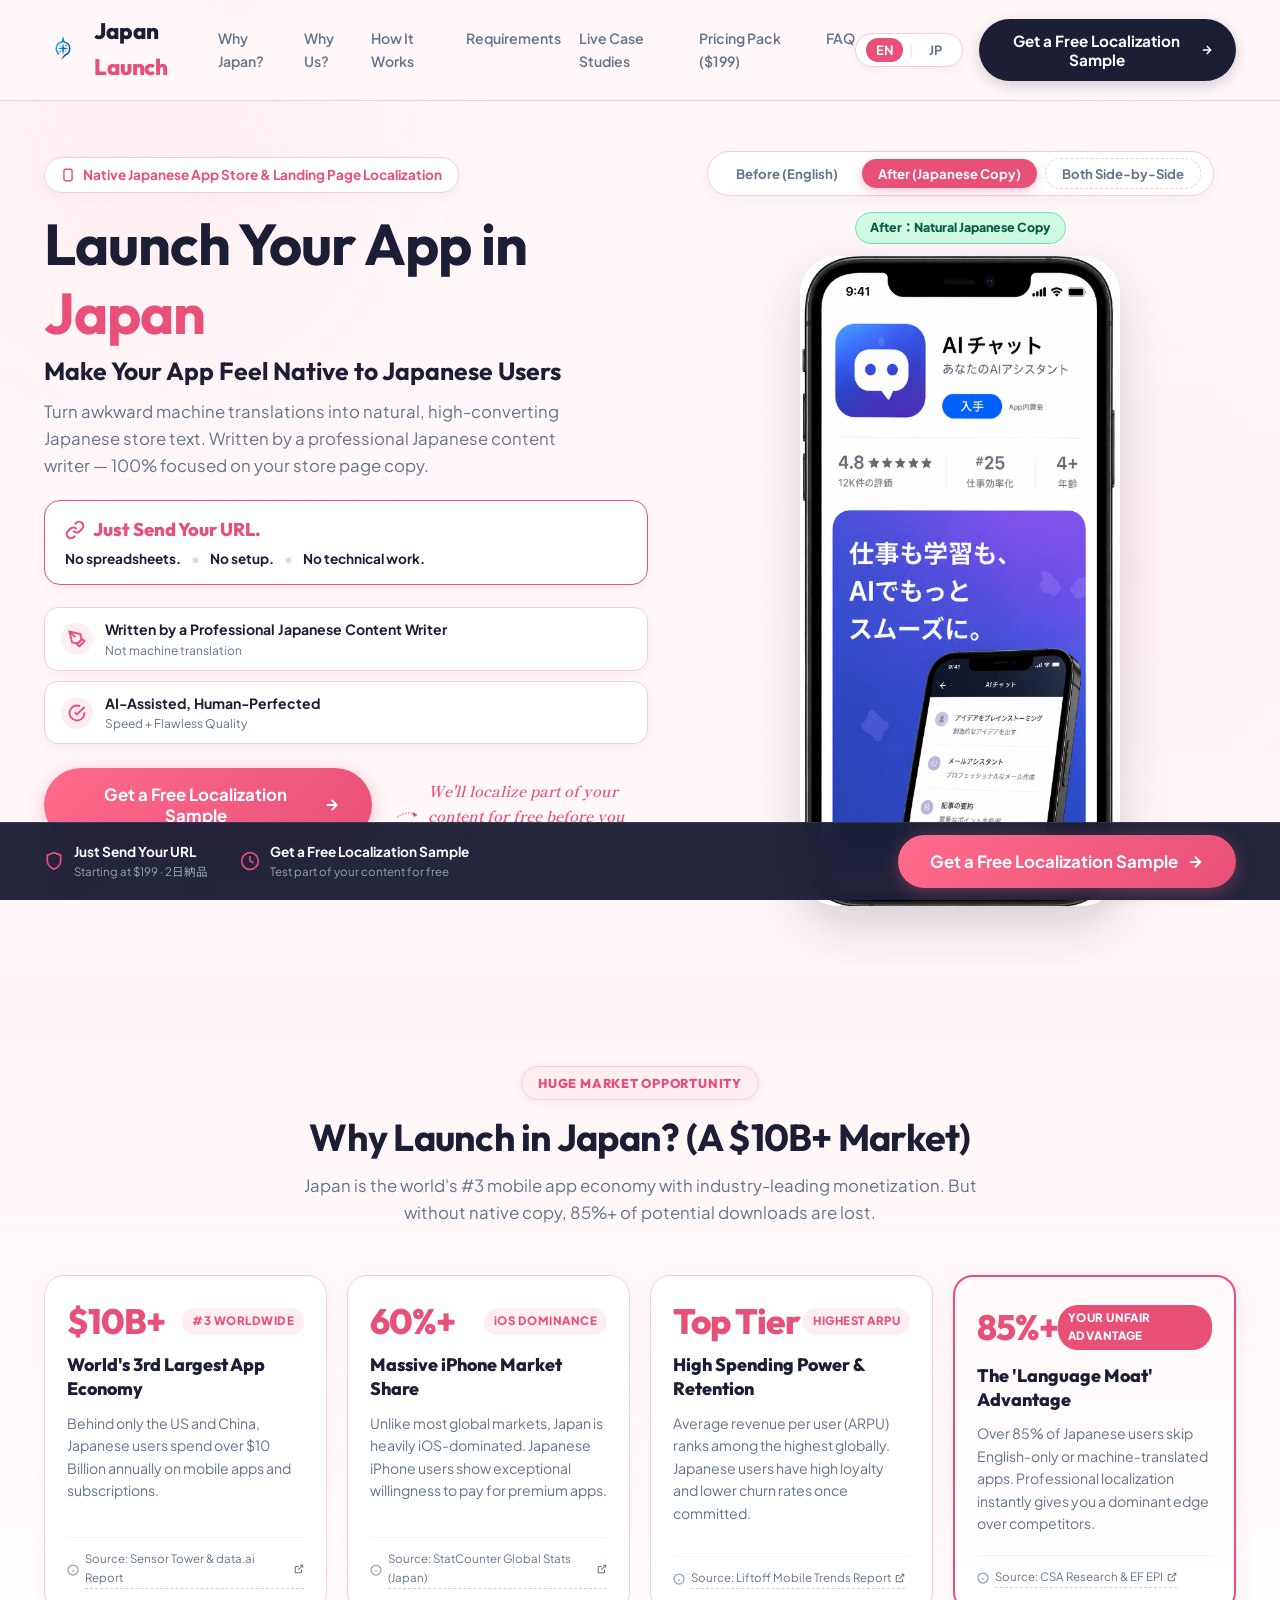
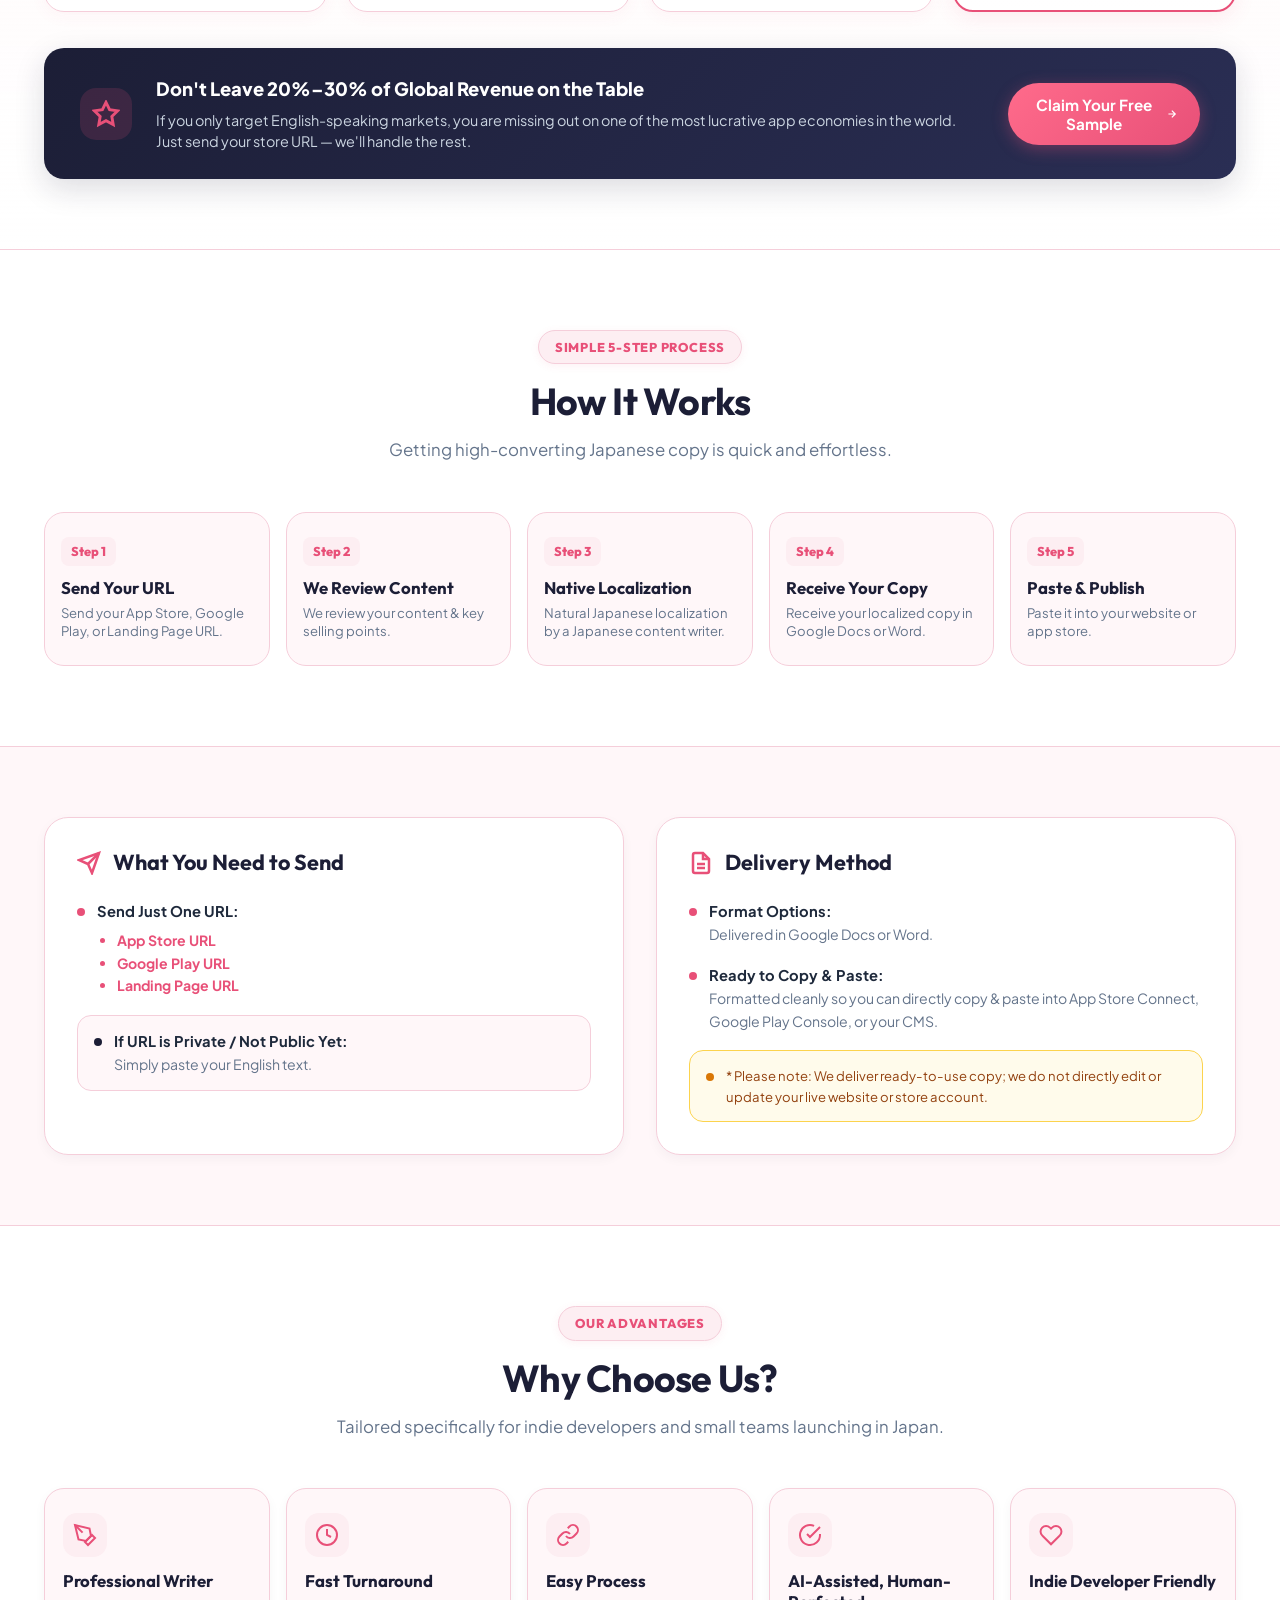
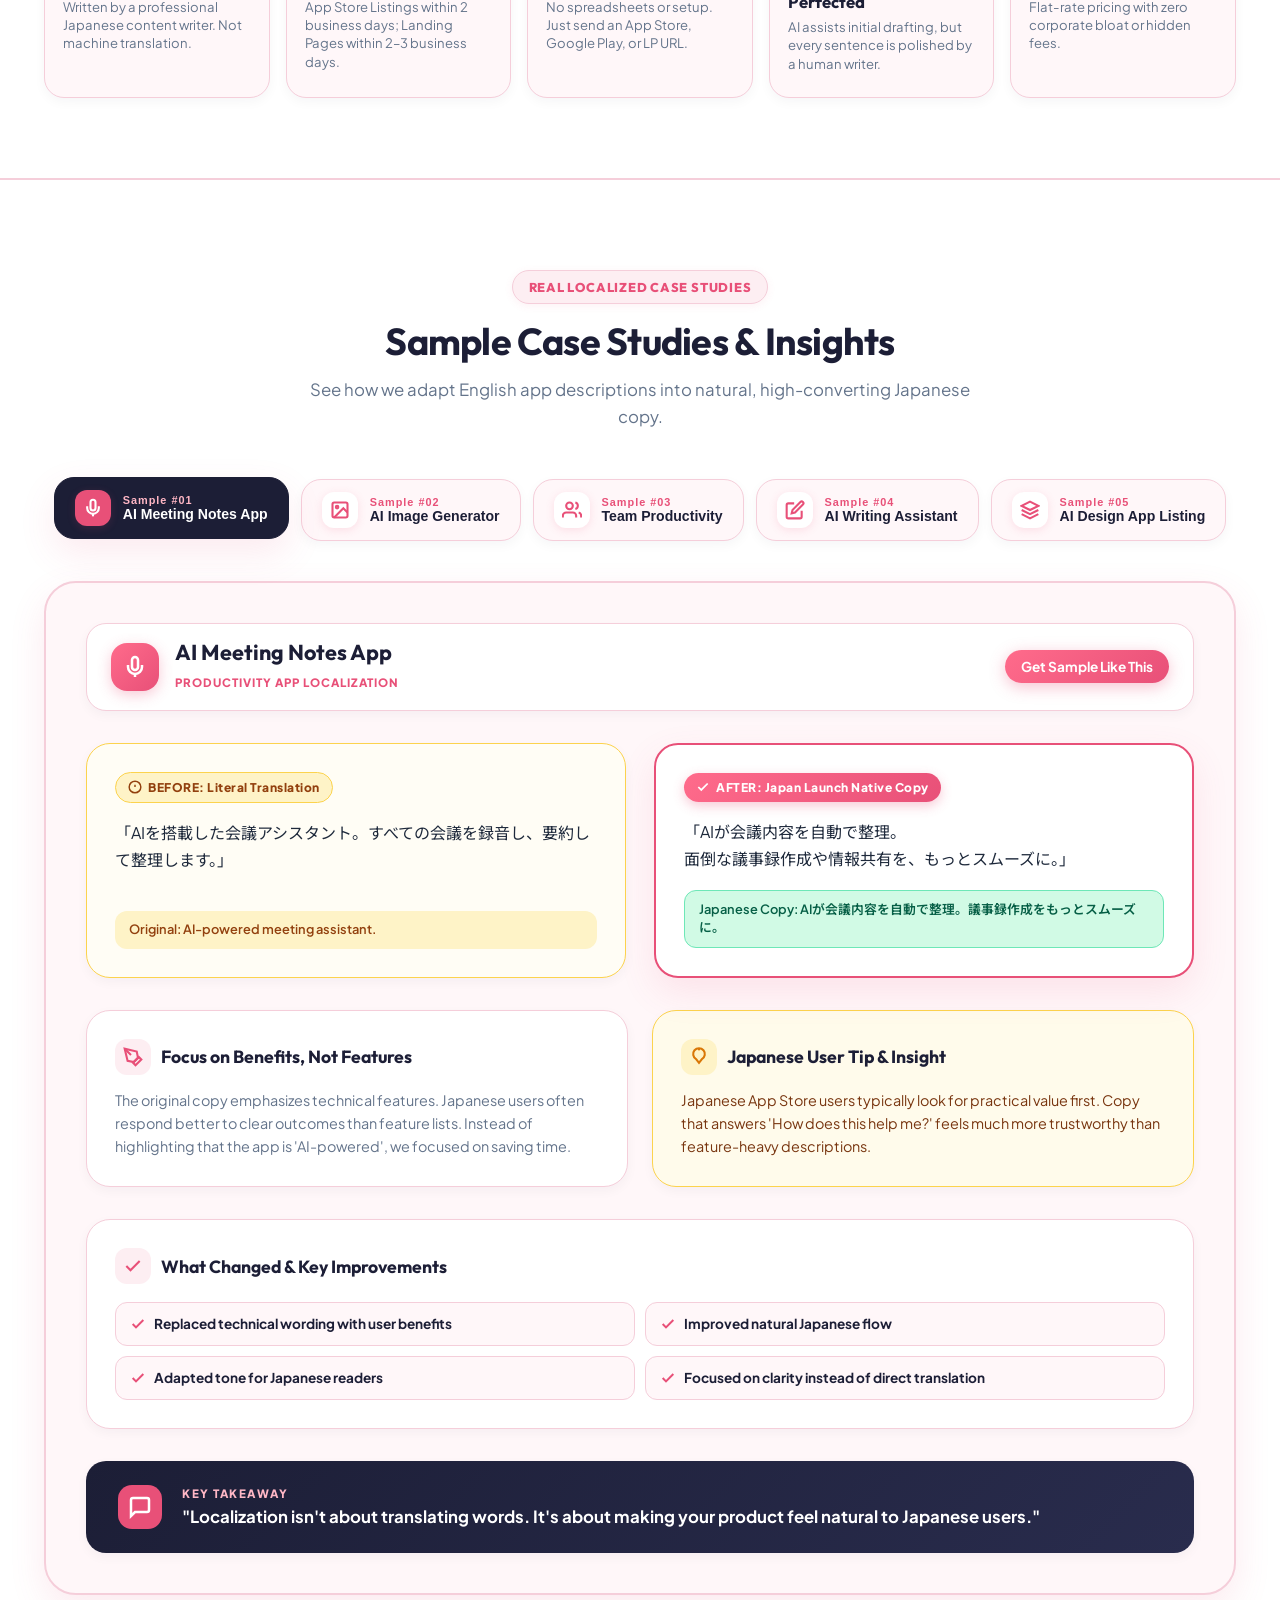
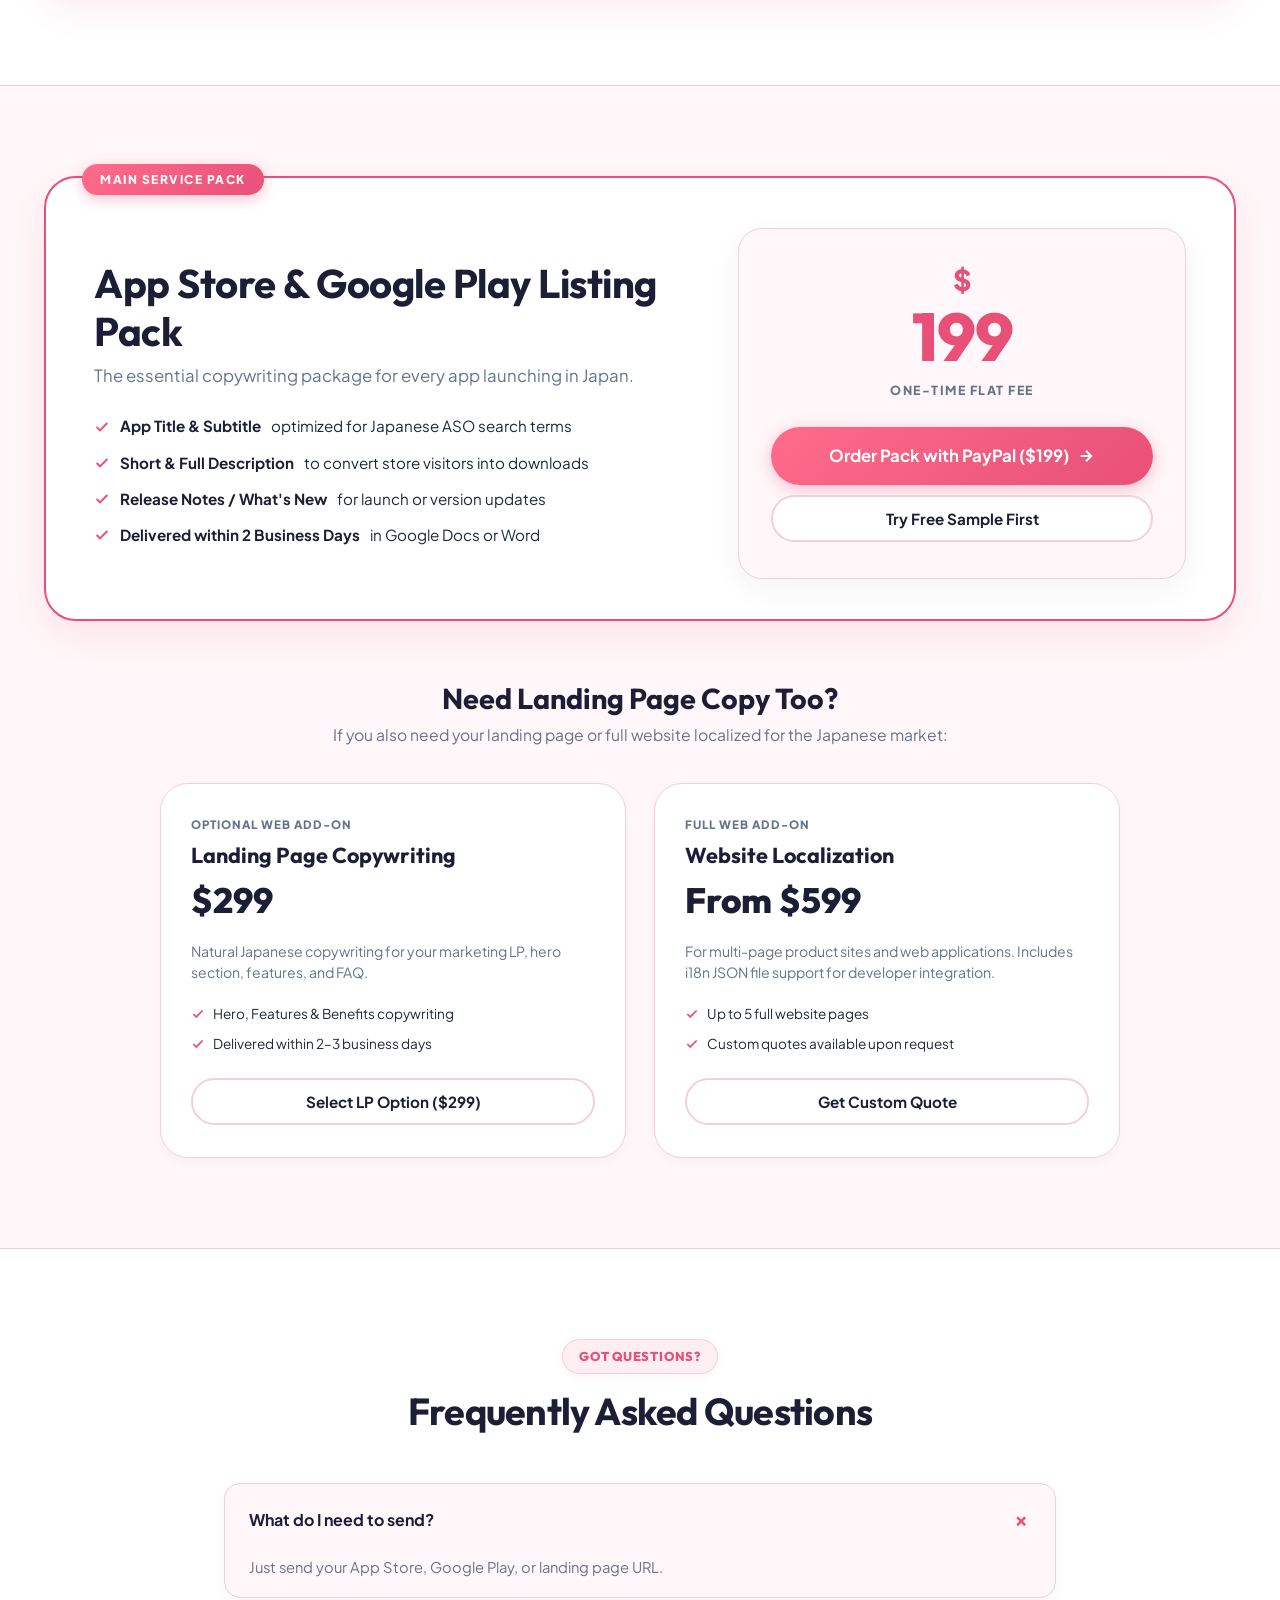
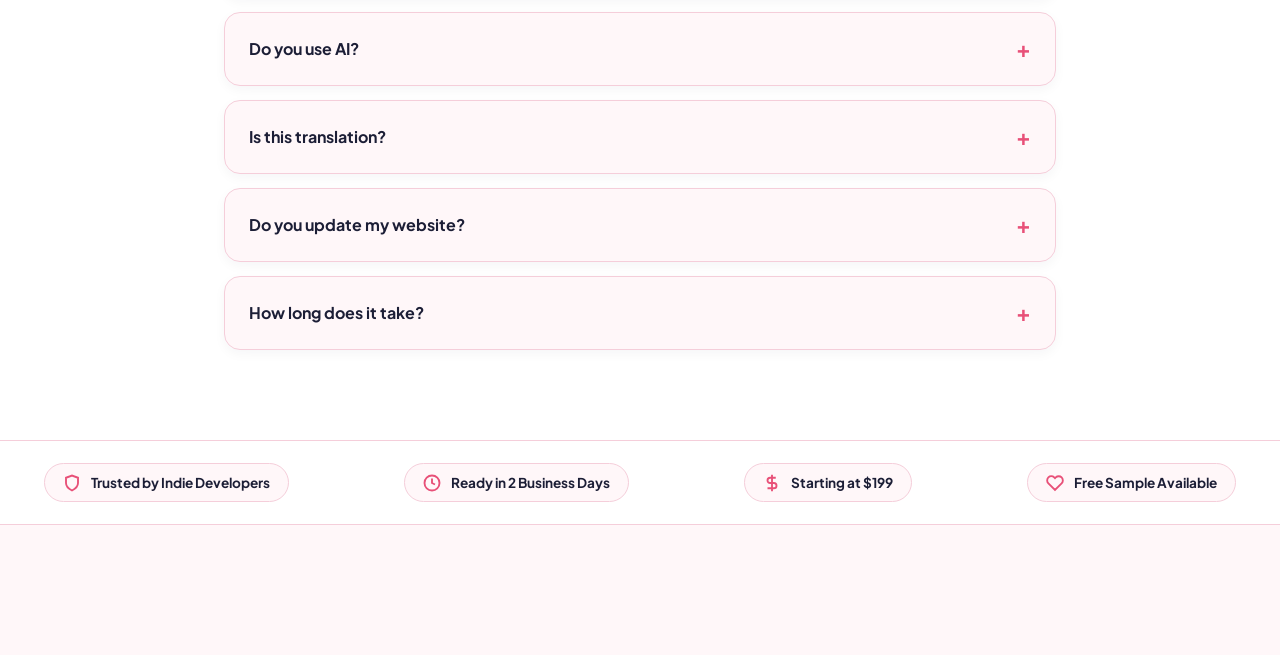
<file: japan-localization-lp/index.html>
﻿<!DOCTYPE html>
<html lang="en">
<head>
    <meta charset="UTF-8">
    <meta name="viewport" content="width=device-width, initial-scale=1.0">
    <title>Japan Launch | Native Japanese App Store & Landing Page Localization</title>
    <meta name="description" content="Make your app feel native to Japanese users. High-converting App Store & Landing Page localization starting at $199. Written by a professional Japanese content writer. Free sample available!">
    
    <!-- Google Fonts -->
    <link rel="preconnect" href="https://fonts.googleapis.com">
    <link rel="preconnect" href="https://fonts.gstatic.com" crossorigin>
    <link href="https://fonts.googleapis.com/css2?family=Outfit:wght@400;500;600;700;800&family=Plus+Jakarta+Sans:wght@400;500;600;700&family=Noto+Sans+JP:wght@400;500;700;800&family=Shippori+Mincho:wght@600;700;800&display=swap" rel="stylesheet">
    
    <!-- CSS (Explicit Relative Path for Netlify & Linux Compatibility) -->
    <link rel="stylesheet" href="./css/styles.css">
</head>
<body data-current-lang="en">

    <!-- Background Decor -->
    <div class="bg-decorations">
        <div class="bg-blob blob-1"></div>
        <div class="bg-blob blob-2"></div>
        <div class="sakura-petals-container" id="sakuraContainer"></div>
    </div>

    <!-- Navigation Header -->
    <header class="site-header">
        <div class="container nav-container">
            <a href="#" class="brand-logo">
                <img src="./assets/logo.png" alt="Japan Launch Logo" class="brand-logo-img">
                <span class="brand-name">Japan <span class="brand-accent">Launch</span></span>
            </a>

            <nav class="nav-links">
                <a href="#why-japan" data-en="Why Japan?" data-jp="日本市場の魅力">Why Japan?</a>
                <a href="#why-us" data-en="Why Us?" data-jp="選ばれる理由">Why Us?</a>
                <a href="#how-it-works" data-en="How It Works" data-jp="作業の流れ">How It Works</a>
                <a href="#requirements" data-en="Requirements" data-jp="必要素材">Requirements</a>
                <a href="#samples" data-en="Live Case Studies" data-jp="制作事例サンプル">Live Case Studies</a>
                <a href="#pricing" data-en="Pricing Pack ($199)" data-jp="料金プラン ($199)">Pricing Pack ($199)</a>
                <a href="#faq" data-en="FAQ" data-jp="FAQ">FAQ</a>
            </nav>

            <div class="nav-actions">
                <!-- Language Toggle Switcher -->
                <div class="lang-switch-toggle">
                    <button class="lang-btn active" id="btnLangEn" onclick="switchLanguage('en')">EN</button>
                    <span class="lang-divider">|</span>
                    <button class="lang-btn" id="btnLangJp" onclick="switchLanguage('jp')">JP</button>
                </div>

                <button class="btn btn-primary" onclick="openSampleModal()">
                    <span data-en="Get a Free Localization Sample" data-jp="無料ローカライズサンプルを試す">Get a Free Localization Sample</span>
                    <svg width="16" height="16" viewBox="0 0 24 24" fill="none" stroke="currentColor" stroke-width="2.5"><path d="M5 12h14M12 5l7 7-7 7"/></svg>
                </button>
            </div>
        </div>
    </header>

    <main>
        
        <!-- Hero Section -->
        <section class="hero-section" id="hero-offer">
            <div class="container hero-grid-large">
                
                <!-- Left Copy -->
                <div class="hero-copy">
                    <div class="tag-badge">
                        <svg width="14" height="14" viewBox="0 0 24 24" fill="none" stroke="currentColor" stroke-width="2.5"><rect x="5" y="2" width="14" height="20" rx="3"/><line x1="12" y1="18" x2="12.01" y2="18"/></svg>
                        <span data-en="Native Japanese App Store & Landing Page Localization" data-jp="App Store & ランディングページ 日本語ローカライズ">Native Japanese App Store & Landing Page Localization</span>
                    </div>

                    <h1 class="hero-title">
                        Launch Your App in <span class="highlight-japan">Japan</span>
                    </h1>

                    <p class="hero-main-tagline" data-en="Make Your App Feel Native to Japanese Users" data-jp="日本のユーザーに、まるで国内アプリのように届ける。">
                        Make Your App Feel Native to Japanese Users
                    </p>

                    <p class="hero-subtitle" data-en="Turn awkward machine translations into natural, high-converting Japanese store text. Written by a professional Japanese content writer — 100% focused on your store page copy." data-jp="機械翻訳特有の違和感を解消し、プロの日本人コンテンツライターが自然でCV率の高い日本語説明文へ書き直します。">
                        Turn awkward machine translations into natural, high-converting Japanese store text. Written by a professional Japanese content writer — 100% focused on your store page copy.
                    </p>

                    <!-- JUST SEND A URL DIFFERENTIATOR BANNER -->
                    <div class="differentiator-banner">
                        <div class="diff-title-row">
                            <svg width="20" height="20" viewBox="0 0 24 24" fill="none" stroke="#E85078" stroke-width="2.5"><path d="M10 13a5 5 0 0 0 7.54.54l3-3a5 5 0 0 0-7.07-7.07l-1.72 1.71"/><path d="M14 11a5 5 0 0 0-7.54-.54l-3 3a5 5 0 0 0 7.07 7.07l1.71-1.71"/></svg>
                            <strong data-en="Just Send Your URL." data-jp="URLをお送りいただくだけ。">Just Send Your URL.</strong>
                        </div>
                        <div class="diff-bullets">
                            <span data-en="No spreadsheets." data-jp="面倒なエクセル作業なし">No spreadsheets.</span>
                            <span class="diff-dot">•</span>
                            <span data-en="No setup." data-jp="複雑な設定なし">No setup.</span>
                            <span class="diff-dot">•</span>
                            <span data-en="No technical work." data-jp="開発・コード作業なし">No technical work.</span>
                        </div>
                    </div>

                    <!-- Core Strengths Badges -->
                    <div class="hero-features-list">
                        <div class="feature-item">
                            <div class="feature-icon">
                                <svg width="18" height="18" viewBox="0 0 24 24" fill="none" stroke="#E85078" stroke-width="2.5"><path d="M12 19l7-7 3 3-7 7-3-3z"/><path d="M18 13l-1.5-7.5L2 2l3.5 14.5L13 18l5-5z"/><path d="M2 2l7.586 7.586"/></svg>
                            </div>
                            <div class="feature-text">
                                <strong data-en="Written by a Professional Japanese Content Writer" data-jp="プロの日本人コンテンツライターが執筆">Written by a Professional Japanese Content Writer</strong>
                                <span data-en="Not machine translation" data-jp="機械翻訳ではありません">Not machine translation</span>
                            </div>
                        </div>

                        <div class="feature-item">
                            <div class="feature-icon">
                                <svg width="18" height="18" viewBox="0 0 24 24" fill="none" stroke="#E85078" stroke-width="2.5"><path d="M22 11.08V12a10 10 0 1 1-5.93-9.14"/><polyline points="22 4 12 14.01 9 11.01"/></svg>
                            </div>
                            <div class="feature-text">
                                <strong data-en="AI-Assisted, Human-Perfected" data-jp="AIサポート × プロ人間の仕上げ">AI-Assisted, Human-Perfected</strong>
                                <span data-en="Speed + Flawless Quality" data-jp="圧倒的なスピードと最高の品質">Speed + Flawless Quality</span>
                            </div>
                        </div>
                    </div>

                    <!-- Main Hero CTA & Price Visibility -->
                    <div class="hero-cta-wrapper">
                        <div class="cta-main-box">
                            <button class="btn btn-coral btn-lg" onclick="openSampleModal('App Store Listing Copy Pack ($199)')">
                                <span data-en="Get a Free Localization Sample" data-jp="無料ローカライズサンプルを試す">Get a Free Localization Sample</span>
                                <svg width="18" height="18" viewBox="0 0 24 24" fill="none" stroke="currentColor" stroke-width="2.5"><path d="M5 12h14M12 5l7 7-7 7"/></svg>
                            </button>

                            <div class="hero-price-anchor">
                                <span class="hero-price-tag" data-en="Starting at $199" data-jp="定額 $199〜">Starting at $199</span>
                                <span class="hero-price-dot">•</span>
                                <span class="hero-delivery-tag" data-en="Delivered within 2 business days" data-jp="2営業日以内に納品">Delivered within 2 business days</span>
                            </div>
                        </div>

                        <div class="cta-tooltip-annotation">
                            <svg class="hand-arrow" viewBox="0 0 60 30" fill="none" stroke="#D13B62" stroke-width="2" stroke-dasharray="3 3">
                                <path d="M10 20 Q 30 5, 50 15" />
                                <polygon points="50,15 42,10 44,18" fill="#D13B62"/>
                            </svg>
                            <span class="handwriting" data-en="We'll localize part of your content for free before you decide!" data-jp="決定する前に一部を無料でローカライズします！">We'll localize part of your content for free before you decide!</span>
                        </div>
                    </div>
                </div>

                <!-- Right Visual: Prominent Before/After Mockup Switcher -->
                <div class="hero-mockup-wrapper prominent-hero-mockup">
                    
                    <div class="mockup-header-indicator">
                        <button class="switcher-pill" id="btnPhoneBefore" onclick="switchPhoneMockup('before')">
                            <span data-en="Before (English)" data-jp="Before (英語表示)">Before (English)</span>
                        </button>
                        
                        <button class="switcher-pill active" id="btnPhoneAfter" onclick="switchPhoneMockup('after')">
                            <span data-en="After (Japanese Copy)" data-jp="After (自然な日本語)">After (Japanese Copy)</span>
                        </button>

                        <button class="switcher-pill mode-dual" id="btnPhoneBoth" onclick="switchPhoneMockup('both')">
                            <span data-en="Both Side-by-Side" data-jp="両方並べて比較">Both Side-by-Side</span>
                        </button>
                    </div>

                    <div class="phone-display-area mode-single-after" id="phoneDisplayArea">
                        <div class="phone-image-wrapper phone-img-before" id="wrapperPhoneBefore">
                            <span class="phone-label-tag warning" data-en="Before: English Store Copy" data-jp="Before：元の英語ストア文">Before：English Store Copy</span>
                            <img src="./assets/iphone_before.png" alt="App Store Listing Before Japanese Localization" class="hero-phone-img large-mockup">
                        </div>

                        <div class="phone-image-wrapper phone-img-after active" id="wrapperPhoneAfter">
                            <span class="phone-label-tag success" data-en="After: Natural Japanese Copy" data-jp="After：自然な日本語説明文">After：Natural Japanese Copy</span>
                            <img src="./assets/iphone_after.png" alt="App Store Listing After Japanese Localization" class="hero-phone-img large-mockup">
                        </div>
                    </div>

                </div>

            </div>
        </section>
        
        <!-- WHY JAPAN MARKET OPPORTUNITY SECTION (市場メリット・リサーチデータ) -->
        <section class="section-market-opportunity" id="why-japan">
            <div class="container">
                <div class="section-header center">
                    <span class="badge-sub" data-en="Huge Market Opportunity" data-jp="市場の巨大なポテンシャル">Huge Market Opportunity</span>
                    <h2 data-en="Why Launch in Japan? (A $10B+ Market)" data-jp="なぜ今、日本市場に出すべきなのか？">Why Launch in Japan? (A $10B+ Market)</h2>
                    <p data-en="Japan is the world's #3 mobile app economy with industry-leading monetization. But without native copy, 85%+ of potential downloads are lost." data-jp="日本は世界第3位のアプリ課金市場。しかし自然な日本語で訴求しない限り、85%以上のユーザーを獲得できずに見過ごしてしまいます。">Japan is the world's #3 mobile app economy with industry-leading monetization. But without native copy, 85%+ of potential downloads are lost.</p>
                </div>

                <div class="market-stats-grid">
                    
                    <!-- Stat Card 1: Market Size -->
                    <div class="market-stat-card">
                        <div class="stat-top-row">
                            <div class="stat-number-accent">$10B+</div>
                            <span class="stat-pill-badge">#3 WORLDWIDE</span>
                        </div>
                        <h3 class="stat-card-title" data-en="World's 3rd Largest App Economy" data-jp="世界第3位の巨大アプリ課金市場">World's 3rd Largest App Economy</h3>
                        <p class="stat-card-desc" data-en="Behind only the US and China, Japanese users spend over $10 Billion annually on mobile apps and subscriptions." data-jp="米国・中国に次ぐ世界トップ3の市場規模。日本のユーザーは年間100億ドル以上をモバイルアプリやサブスクリプションに消費しています。">Behind only the US and China, Japanese users spend over $10 Billion annually on mobile apps and subscriptions.</p>
                        <div class="stat-source-footer">
                            <svg width="12" height="12" viewBox="0 0 24 24" fill="none" stroke="currentColor" stroke-width="2.5"><circle cx="12" cy="12" r="10"/><line x1="12" y1="16" x2="12" y2="12"/><line x1="12" y1="8" x2="12.01" y2="8"/></svg>
                            <a href="https://sensortower.com/blog/state-of-mobile-2024" target="_blank" rel="noopener noreferrer" class="stat-source-link">Source: Sensor Tower & data.ai Report <svg width="10" height="10" viewBox="0 0 24 24" fill="none" stroke="currentColor" stroke-width="2.5"><path d="M18 13v6a2 2 0 0 1-2 2H5a2 2 0 0 1-2-2V8a2 2 0 0 1 2-2h6"/><polyline points="15 3 21 3 21 9"/><line x1="10" y1="14" x2="21" y2="3"/></svg></a>
                        </div>
                    </div>

                    <!-- Stat Card 2: iOS Share -->
                    <div class="market-stat-card">
                        <div class="stat-top-row">
                            <div class="stat-number-accent">60%+</div>
                            <span class="stat-pill-badge">iOS DOMINANCE</span>
                        </div>
                        <h3 class="stat-card-title" data-en="Massive iPhone Market Share" data-jp="60%超の圧倒的なiPhoneシェア">Massive iPhone Market Share</h3>
                        <p class="stat-card-desc" data-en="Unlike most global markets, Japan is heavily iOS-dominated. Japanese iPhone users show exceptional willingness to pay for premium apps." data-jp="世界平均（約28%）とは対照的に、日本は6割以上がiPhoneユーザー。有料アプリ購入やサブスク課金に対する抵抗感が非常に低いのが特徴です。">Unlike most global markets, Japan is heavily iOS-dominated. Japanese iPhone users show exceptional willingness to pay for premium apps.</p>
                        <div class="stat-source-footer">
                            <svg width="12" height="12" viewBox="0 0 24 24" fill="none" stroke="currentColor" stroke-width="2.5"><circle cx="12" cy="12" r="10"/><line x1="12" y1="16" x2="12" y2="12"/><line x1="12" y1="8" x2="12.01" y2="8"/></svg>
                            <a href="https://gs.statcounter.com/os-market-share/mobile/japan" target="_blank" rel="noopener noreferrer" class="stat-source-link">Source: StatCounter Global Stats (Japan) <svg width="10" height="10" viewBox="0 0 24 24" fill="none" stroke="currentColor" stroke-width="2.5"><path d="M18 13v6a2 2 0 0 1-2 2H5a2 2 0 0 1-2-2V8a2 2 0 0 1 2-2h6"/><polyline points="15 3 21 3 21 9"/><line x1="10" y1="14" x2="21" y2="3"/></svg></a>
                        </div>
                    </div>

                    <!-- Stat Card 3: ARPU / LTV -->
                    <div class="market-stat-card">
                        <div class="stat-top-row">
                            <div class="stat-number-accent">Top Tier</div>
                            <span class="stat-pill-badge">HIGHEST ARPU</span>
                        </div>
                        <h3 class="stat-card-title" data-en="High Spending Power & Retention" data-jp="世界トップクラスの課金単価と高い継続率">High Spending Power & Retention</h3>
                        <p class="stat-card-desc" data-en="Average revenue per user (ARPU) ranks among the highest globally. Japanese users have high loyalty and lower churn rates once committed." data-jp="ユーザー1人あたりの課金単価（ARPU）が世界最高水準。一度価値を認めたアプリに対しては解約率（チャーン）が低く、長く愛用されます。">Average revenue per user (ARPU) ranks among the highest globally. Japanese users have high loyalty and lower churn rates once committed.</p>
                        <div class="stat-source-footer">
                            <svg width="12" height="12" viewBox="0 0 24 24" fill="none" stroke="currentColor" stroke-width="2.5"><circle cx="12" cy="12" r="10"/><line x1="12" y1="16" x2="12" y2="12"/><line x1="12" y1="8" x2="12.01" y2="8"/></svg>
                            <a href="https://liftoff.io/resources/" target="_blank" rel="noopener noreferrer" class="stat-source-link">Source: Liftoff Mobile Trends Report <svg width="10" height="10" viewBox="0 0 24 24" fill="none" stroke="currentColor" stroke-width="2.5"><path d="M18 13v6a2 2 0 0 1-2 2H5a2 2 0 0 1-2-2V8a2 2 0 0 1 2-2h6"/><polyline points="15 3 21 3 21 9"/><line x1="10" y1="14" x2="21" y2="3"/></svg></a>
                        </div>
                    </div>

                    <!-- Stat Card 4: Language Moat -->
                    <div class="market-stat-card highlight-card">
                        <div class="stat-top-row">
                            <div class="stat-number-accent">85%+</div>
                            <span class="stat-pill-badge highlight-pill">YOUR UNFAIR ADVANTAGE</span>
                        </div>
                        <h3 class="stat-card-title" data-en="The 'Language Moat' Advantage" data-jp="「言葉の壁」がつくる先行者利益">The 'Language Moat' Advantage</h3>
                        <p class="stat-card-desc" data-en="Over 85% of Japanese users skip English-only or machine-translated apps. Professional localization instantly gives you a dominant edge over competitors." data-jp="日本のユーザーの85%以上は英語のみ・直訳アプリを敬遠します。自然な日本語にするだけで、海外の強豪アプリに大差をつける強力な参入障壁（モート）になります。">Over 85% of Japanese users skip English-only or machine-translated apps. Professional localization instantly gives you a dominant edge over competitors.</p>
                        <div class="stat-source-footer">
                            <svg width="12" height="12" viewBox="0 0 24 24" fill="none" stroke="currentColor" stroke-width="2.5"><circle cx="12" cy="12" r="10"/><line x1="12" y1="16" x2="12" y2="12"/><line x1="12" y1="8" x2="12.01" y2="8"/></svg>
                            <a href="https://csa-research.com/" target="_blank" rel="noopener noreferrer" class="stat-source-link">Source: CSA Research & EF EPI <svg width="10" height="10" viewBox="0 0 24 24" fill="none" stroke="currentColor" stroke-width="2.5"><path d="M18 13v6a2 2 0 0 1-2 2H5a2 2 0 0 1-2-2V8a2 2 0 0 1 2-2h6"/><polyline points="15 3 21 3 21 9"/><line x1="10" y1="14" x2="21" y2="3"/></svg></a>
                        </div>
                    </div>

                </div>

                <!-- Strategic Opportunity Banner -->
                <div class="market-opportunity-banner">
                    <div class="opp-icon">
                        <svg width="28" height="28" viewBox="0 0 24 24" fill="none" stroke="#E85078" stroke-width="2.5"><polygon points="12 2 15.09 8.26 22 9.27 17 14.14 18.18 21.02 12 17.77 5.82 21.02 7 14.14 2 9.27 8.91 8.26 12 2"/></svg>
                    </div>
                    <div class="opp-content">
                        <strong class="opp-title" data-en="Don't Leave 20%–30% of Global Revenue on the Table" data-jp="本来得られるはずのグローバル売上の20〜30%を取りこぼしていませんか？">Don't Leave 20%–30% of Global Revenue on the Table</strong>
                        <p class="opp-desc" data-en="If you only target English-speaking markets, you are missing out on one of the most lucrative app economies in the world. Just send your store URL — we'll handle the rest." data-jp="英語圏だけで勝負しているなら、世界屈指の高収益市場を見過ごしています。あなたのアプリURLを送るだけで、最短2日で日本展開の準備が整います。">If you only target English-speaking markets, you are missing out on one of the most lucrative app economies in the world. Just send your store URL — we'll handle the rest.</p>
                    </div>
                    <button class="btn btn-coral" onclick="openSampleModal()">
                        <span data-en="Claim Your Free Sample" data-jp="無料サンプルを試す">Claim Your Free Sample</span>
                        <svg width="16" height="16" viewBox="0 0 24 24" fill="none" stroke="currentColor" stroke-width="2.5"><path d="M5 12h14M12 5l7 7-7 7"/></svg>
                    </button>
                </div>

            </div>
        </section>

        <!-- 5-STEP PROCESS SECTION (作業の流れ) -->
        <section class="section-process" id="how-it-works">
            <div class="container">
                <div class="section-header center">
                    <span class="badge-sub" data-en="Simple 5-Step Process" data-jp="作業の流れ">Simple 5-Step Process</span>
                    <h2 data-en="How It Works" data-jp="発注から納品までの流れ">How It Works</h2>
                    <p data-en="Getting high-converting Japanese copy is quick and effortless." data-jp="面倒なやり取りは不要。たったの5ステップで自然な日本語テキストが手に入ります。">Getting high-converting Japanese copy is quick and effortless.</p>
                </div>

                <div class="process-5steps-grid">
                    <div class="p-step-card">
                        <div class="p-step-num">Step 1</div>
                        <h4 data-en="Send Your URL" data-jp="URLを送信">Send Your URL</h4>
                        <p data-en="Send your App Store, Google Play, or Landing Page URL." data-jp="App Store、Google Play、またはランディングページのURLをお送りください。">Send your App Store, Google Play, or Landing Page URL.</p>
                    </div>

                    <div class="p-step-card">
                        <div class="p-step-num">Step 2</div>
                        <h4 data-en="We Review Content" data-jp="原稿の確認">We Review Content</h4>
                        <p data-en="We review your content & key selling points." data-jp="お送りいただいたアプリ・サイトのアピールポイントを確認します。">We review your content & key selling points.</p>
                    </div>

                    <div class="p-step-card">
                        <div class="p-step-num">Step 3</div>
                        <h4 data-en="Native Localization" data-jp="自然な日本語化">Native Localization</h4>
                        <p data-en="Natural Japanese localization by a Japanese content writer." data-jp="日本人コンテンツライターが自然な日本語へローカライズ執筆。">Natural Japanese localization by a Japanese content writer.</p>
                    </div>

                    <div class="p-step-card">
                        <div class="p-step-num">Step 4</div>
                        <h4 data-en="Receive Your Copy" data-jp="完成原稿の受け取り">Receive Your Copy</h4>
                        <p data-en="Receive your localized copy in Google Docs or Word." data-jp="コピペ可能なGoogle DocumentまたはWord形式で原稿をお届け。">Receive your localized copy in Google Docs or Word.</p>
                    </div>

                    <div class="p-step-card">
                        <div class="p-step-num">Step 5</div>
                        <h4 data-en="Paste & Publish" data-jp="コピペして反映">Paste & Publish</h4>
                        <p data-en="Paste it into your website or app store." data-jp="届いた文章をストア管理画面や自社Webサイトへ貼り付けて公開。">Paste it into your website or app store.</p>
                    </div>
                </div>
            </div>
        </section>

        <!-- REQUIREMENTS & DELIVERY SECTION (お客様に送ってもらうもの & 納品方法) -->
        <section class="section-requirements" id="requirements">
            <div class="container">
                <div class="requirements-box-grid">
                    
                    <!-- Left: What You Send -->
                    <div class="req-card">
                        <div class="req-card-header">
                            <svg width="24" height="24" viewBox="0 0 24 24" fill="none" stroke="#E85078" stroke-width="2.5"><path d="M22 2L11 13"/><polygon points="22 2 15 22 11 13 2 9 22 2"/></svg>
                            <h3 data-en="What You Need to Send" data-jp="お客様に送ってもらうもの">What You Need to Send</h3>
                        </div>

                        <div class="req-list">
                            <div class="req-item">
                                <span class="bullet-dot"></span>
                                <div>
                                    <strong data-en="Send Just One URL:" data-jp="どれか1つのURLをお送りください：">Send Just One URL:</strong>
                                    <ul class="sub-bullet-list">
                                        <li>App Store URL</li>
                                        <li>Google Play URL</li>
                                        <li>Landing Page URL</li>
                                    </ul>
                                </div>
                            </div>

                            <div class="req-item note-bg">
                                <span class="bullet-dot highlight"></span>
                                <div>
                                    <strong data-en="If URL is Private / Not Public Yet:" data-jp="URLが非公開の場合のみ：">If URL is Private / Not Public Yet:</strong>
                                    <p data-en="Simply paste your English text." data-jp="英語の原稿テキストを直接貼り付けてお送りください。">Simply paste your English text.</p>
                                </div>
                            </div>
                        </div>
                    </div>

                    <!-- Right: Delivery Method -->
                    <div class="req-card">
                        <div class="req-card-header">
                            <svg width="24" height="24" viewBox="0 0 24 24" fill="none" stroke="#E85078" stroke-width="2.5"><path d="M14 2H6a2 2 0 0 0-2 2v16a2 2 0 0 0 2 2h12a2 2 0 0 0 2-2V8z"/><polyline points="14 2 14 8 20 8"/><line x1="16" y1="13" x2="8" y2="13"/><line x1="16" y1="17" x2="8" y2="17"/></svg>
                            <h3 data-en="Delivery Method" data-jp="納品方法">Delivery Method</h3>
                        </div>

                        <div class="req-list">
                            <div class="req-item">
                                <span class="bullet-dot"></span>
                                <div>
                                    <strong data-en="Format Options:" data-jp="納品ファイル形式：">Format Options:</strong>
                                    <p data-en="Delivered in Google Docs or Word." data-jp="Google Document または Word 形式。">Delivered in Google Docs or Word.</p>
                                </div>
                            </div>

                            <div class="req-item">
                                <span class="bullet-dot"></span>
                                <div>
                                    <strong data-en="Ready to Copy & Paste:" data-jp="そのまま使える状態でお届け：">Ready to Copy & Paste:</strong>
                                    <p data-en="Formatted cleanly so you can directly copy & paste into App Store Connect, Google Play Console, or your CMS." data-jp="ストア管理画面やCMSにそのままコピー＆ペーストできる状態で納品します。">Formatted cleanly so you can directly copy & paste into App Store Connect, Google Play Console, or your CMS.</p>
                                </div>
                            </div>

                            <div class="req-item note-warning">
                                <span class="bullet-dot warning"></span>
                                <div>
                                    <p data-en="* Please note: We deliver ready-to-use copy; we do not directly edit or update your live website or store account." data-jp="※Webサイトやストア画面への実際の直接反映作業は含みません。">* Please note: We deliver ready-to-use copy; we do not directly edit or update your live website or store account.</p>
                                </div>
                            </div>
                        </div>
                    </div>

                </div>
            </div>
        </section>

        <!-- WHY CHOOSE US? (選ばれる理由・他社との違い) -->
        <section class="section-why" id="why-us">
            <div class="container">
                <div class="section-header center">
                    <span class="badge-sub" data-en="Our Advantages" data-jp="私たちの強み">Our Advantages</span>
                    <h2 data-en="Why Choose Us?" data-jp="選ばれる5つの理由">Why Choose Us?</h2>
                    <p data-en="Tailored specifically for indie developers and small teams launching in Japan." data-jp="日本市場に参入する海外の個人アプリ開発者・スモールチームに選ばれる理由。">Tailored specifically for indie developers and small teams launching in Japan.</p>
                </div>

                <div class="why-grid-5">
                    <div class="why-box">
                        <div class="why-icon-circle">
                            <svg width="24" height="24" viewBox="0 0 24 24" fill="none" stroke="#E85078" stroke-width="2"><path d="M12 19l7-7 3 3-7 7-3-3z"/><path d="M18 13l-1.5-7.5L2 2l3.5 14.5L13 18l5-5z"/><path d="M2 2l7.586 7.586"/></svg>
                        </div>
                        <h3 data-en="Professional Writer" data-jp="プロの日本人ライター">Professional Writer</h3>
                        <p data-en="Written by a professional Japanese content writer. Not machine translation." data-jp="機械翻訳ではありません。プロの日本人ライターが自然な文章を執筆。">Written by a professional Japanese content writer. Not machine translation.</p>
                    </div>

                    <div class="why-box">
                        <div class="why-icon-circle">
                            <svg width="24" height="24" viewBox="0 0 24 24" fill="none" stroke="#E85078" stroke-width="2"><circle cx="12" cy="12" r="10"/><polyline points="12 6 12 12 16 14"/></svg>
                        </div>
                        <h3 data-en="Fast Turnaround" data-jp="スピーディーな納品">Fast Turnaround</h3>
                        <p data-en="App Store Listings within 2 business days; Landing Pages within 2–3 business days." data-jp="ストア説明文は2営業日以内、LPは2〜3営業日以内に納品。">App Store Listings within 2 business days; Landing Pages within 2–3 business days.</p>
                    </div>

                    <div class="why-box">
                        <div class="why-icon-circle">
                            <svg width="24" height="24" viewBox="0 0 24 24" fill="none" stroke="#E85078" stroke-width="2"><path d="M10 13a5 5 0 0 0 7.54.54l3-3a5 5 0 0 0-7.07-7.07l-1.72 1.71"/><path d="M14 11a5 5 0 0 0-7.54-.54l-3 3a5 5 0 0 0 7.07 7.07l1.71-1.71"/></svg>
                        </div>
                        <h3 data-en="Easy Process" data-jp="かんたん注文">Easy Process</h3>
                        <p data-en="No spreadsheets or setup. Just send an App Store, Google Play, or LP URL." data-jp="エクセルや設定作業なし。URLをひとつ送るだけで完了。">No spreadsheets or setup. Just send an App Store, Google Play, or LP URL.</p>
                    </div>

                    <div class="why-box">
                        <div class="why-icon-circle">
                            <svg width="24" height="24" viewBox="0 0 24 24" fill="none" stroke="#E85078" stroke-width="2"><path d="M22 11.08V12a10 10 0 1 1-5.93-9.14"/><polyline points="22 4 12 14.01 9 11.01"/></svg>
                        </div>
                        <h3 data-en="AI-Assisted, Human-Perfected" data-jp="AIサポート × プロ間の推敲">AI-Assisted, Human-Perfected</h3>
                        <p data-en="AI assists initial drafting, but every sentence is polished by a human writer." data-jp="AIで初稿を作成し、プロの日本人ライターが完璧に推敲。">AI assists initial drafting, but every sentence is polished by a human writer.</p>
                    </div>

                    <div class="why-box">
                        <div class="why-icon-circle">
                            <svg width="24" height="24" viewBox="0 0 24 24" fill="none" stroke="#E85078" stroke-width="2"><path d="M20.84 4.61a5.5 5.5 0 0 0-7.78 0L12 5.67l-1.06-1.06a5.5 5.5 0 0 0-7.78 7.78l1.06 1.06L12 21.23l7.78-7.78 1.06-1.06a5.5 5.5 0 0 0 0-7.78z"/></svg>
                        </div>
                        <h3 data-en="Indie Developer Friendly" data-jp="個人開発者に最適">Indie Developer Friendly</h3>
                        <p data-en="Flat-rate pricing with zero corporate bloat or hidden fees." data-jp="中抜きなし・定額料金。個人アプリ開発者に寄り添った柔軟な対応。">Flat-rate pricing with zero corporate bloat or hidden fees.</p>
                    </div>
                </div>
            </div>
        </section>

        <!-- HIGHLY VISUAL CASE STUDY SAMPLES SECTION WITH ELEGANT CARDS & MOBILE TOUCH OPTIMIZATION -->
        <section class="section-samples-showcase" id="samples">
            <div class="container">
                <div class="section-header center">
                    <span class="badge-sub" data-en="Real Localized Case Studies" data-jp="実際の制作事例・解説サンプル">Real Localized Case Studies</span>
                    <h2 data-en="Sample Case Studies & Insights" data-jp="ローカライズ制作事例・改善の理由">Sample Case Studies & Insights</h2>
                    <p data-en="See how we adapt English app descriptions into natural, high-converting Japanese copy." data-jp="実際のアプリ説明文がどのように自然な日本語へ書き換えられ、ダウンロード率を高めるかご覧ください。">See how we adapt English app descriptions into natural, high-converting Japanese copy.</p>
                </div>

                <!-- Interactive Case Study Tabs with Mobile Touch Optimization -->
                <div class="case-study-tabs" id="caseStudyTabs">
                    <button class="case-study-tab active" data-cs="sample1" onclick="switchCaseStudy('sample1')">
                        <div class="cs-tab-icon">
                            <svg width="20" height="20" viewBox="0 0 24 24" fill="none" stroke="currentColor" stroke-width="2.5"><path d="M12 2a3 3 0 0 0-3 3v7a3 3 0 0 0 6 0V5a3 3 0 0 0-3-3z"/><path d="M19 10v2a7 7 0 0 1-14 0v-2"/><line x1="12" y1="19" x2="12" y2="22"/></svg>
                        </div>
                        <div class="cs-tab-info">
                            <span class="cs-tag">Sample #01</span>
                            <strong data-en="AI Meeting Notes App" data-jp="AI議事録・ミーティング">AI Meeting Notes App</strong>
                        </div>
                    </button>

                    <button class="case-study-tab" data-cs="sample2" onclick="switchCaseStudy('sample2')">
                        <div class="cs-tab-icon">
                            <svg width="20" height="20" viewBox="0 0 24 24" fill="none" stroke="currentColor" stroke-width="2.5"><rect x="3" y="3" width="18" height="18" rx="2"/><circle cx="8.5" cy="8.5" r="1.5"/><polyline points="21 15 16 10 5 21"/></svg>
                        </div>
                        <div class="cs-tab-info">
                            <span class="cs-tag">Sample #02</span>
                            <strong data-en="AI Image Generator" data-jp="AI画像生成アプリ">AI Image Generator</strong>
                        </div>
                    </button>

                    <button class="case-study-tab" data-cs="sample3" onclick="switchCaseStudy('sample3')">
                        <div class="cs-tab-icon">
                            <svg width="20" height="20" viewBox="0 0 24 24" fill="none" stroke="currentColor" stroke-width="2.5"><path d="M17 21v-2a4 4 0 0 0-4-4H5a4 4 0 0 0-4 4v2"/><circle cx="9" cy="7" r="4"/><path d="M23 21v-2a4 4 0 0 0-3-3.87"/><path d="M16 3.13a4 4 0 0 1 0 7.75"/></svg>
                        </div>
                        <div class="cs-tab-info">
                            <span class="cs-tag">Sample #03</span>
                            <strong data-en="Team Productivity" data-jp="チーム生産性ツール">Team Productivity</strong>
                        </div>
                    </button>

                    <button class="case-study-tab" data-cs="sample4" onclick="switchCaseStudy('sample4')">
                        <div class="cs-tab-icon">
                            <svg width="20" height="20" viewBox="0 0 24 24" fill="none" stroke="currentColor" stroke-width="2.5"><path d="M11 4H4a2 2 0 0 0-2 2v14a2 2 0 0 0 2 2h14a2 2 0 0 0 2-2v-7"/><path d="M18.5 2.5a2.121 2.121 0 0 1 3 3L12 15l-4 1 1-4 9.5-9.5z"/></svg>
                        </div>
                        <div class="cs-tab-info">
                            <span class="cs-tag">Sample #04</span>
                            <strong data-en="AI Writing Assistant" data-jp="AIライティングLP">AI Writing Assistant</strong>
                        </div>
                    </button>

                    <button class="case-study-tab" data-cs="sample5" onclick="switchCaseStudy('sample5')">
                        <div class="cs-tab-icon">
                            <svg width="20" height="20" viewBox="0 0 24 24" fill="none" stroke="currentColor" stroke-width="2.5"><polygon points="12 2 2 7 12 12 22 7 12 2"/><polyline points="2 17 12 22 22 17"/><polyline points="2 12 12 17 22 12"/></svg>
                        </div>
                        <div class="cs-tab-info">
                            <span class="cs-tag">Sample #05</span>
                            <strong data-en="AI Design App Listing" data-jp="AIデザインアプリ説明文">AI Design App Listing</strong>
                        </div>
                    </button>
                </div>

                <!-- Case Study Display Card -->
                <div class="case-study-display-card" id="caseStudyDisplay">
                    
                    <!-- App Title Meta Header inside Card -->
                    <div class="cs-card-header-row">
                        <div class="cs-app-meta">
                            <div class="cs-app-badge-icon" id="csAppIcon">
                                <svg width="24" height="24" viewBox="0 0 24 24" fill="none" stroke="currentColor" stroke-width="2.5"><path d="M12 2a3 3 0 0 0-3 3v7a3 3 0 0 0 6 0V5a3 3 0 0 0-3-3z"/><path d="M19 10v2a7 7 0 0 1-14 0v-2"/><line x1="12" y1="19" x2="12" y2="22"/></svg>
                            </div>
                            <div class="cs-app-title-group">
                                <h3 id="csAppTitle">AI Meeting Notes App</h3>
                                <span class="cs-app-genre-pill" id="csAppGenre">PRODUCTIVITY APP LOCALIZATION</span>
                            </div>
                        </div>
                        <button class="btn btn-coral btn-sm" onclick="openSampleModal('Free Sample')">
                            <span data-en="Get Sample Like This" data-jp="このサンプルを試す">Get Sample Like This</span>
                        </button>
                    </div>

                    <!-- Side-by-Side Store Listing Cards (Before vs After) -->
                    <div class="cs-visual-comparison-grid">
                        
                        <!-- Left Card: Before (Machine Translation) -->
                        <div class="cs-store-card before-card">
                            <span class="cs-card-badge before">
                                <svg width="14" height="14" viewBox="0 0 24 24" fill="none" stroke="currentColor" stroke-width="2.5"><circle cx="12" cy="12" r="10"/><line x1="12" y1="8" x2="12" y2="12"/><line x1="12" y1="16" x2="12.01" y2="16"/></svg>
                                <span data-en="BEFORE: Literal Translation" data-jp="BEFORE：直訳・機械翻訳">BEFORE: Literal Translation</span>
                            </span>
                            <div class="cs-copy-text" id="csLiteralText">
                                「AIを搭載した会議アシスタント。すべての会議を録音し、要約して整理します。」
                            </div>
                            <div class="cs-card-footnote" id="csBaOriginal">
                                Original: AI-powered meeting assistant.
                            </div>
                        </div>

                        <!-- Right Card: After (Japan Launch Native Copywriting) -->
                        <div class="cs-store-card after-card">
                            <span class="cs-card-badge after">
                                <svg width="14" height="14" viewBox="0 0 24 24" fill="none" stroke="currentColor" stroke-width="3"><polyline points="20 6 9 17 4 12"/></svg>
                                <span data-en="AFTER: Japan Launch Native Copy" data-jp="AFTER：プロ日本人ライター原稿">AFTER: Japan Launch Native Copy</span>
                            </span>
                            <div class="cs-copy-text" id="csLocalizedText">
                                「AIが会議内容を自動で整理。<br>面倒な議事録作成や情報共有を、もっとスムーズに。」
                            </div>
                            <div class="cs-card-footnote" id="csBaLocalized">
                                Japanese Copy: AIが会議内容を自動で整理。議事録作成をもっとスムーズに。
                            </div>
                        </div>

                    </div>

                    <!-- 2x2 Visual Insights Grid -->
                    <div class="cs-insights-visual-grid">
                        
                        <!-- Card 1: Why We Changed It -->
                        <div class="cs-insight-card-box">
                            <div class="cs-insight-header">
                                <div class="cs-insight-header-icon">
                                    <svg width="20" height="20" viewBox="0 0 24 24" fill="none" stroke="currentColor" stroke-width="2.5"><path d="M12 19l7-7 3 3-7 7-3-3z"/><path d="M18 13l-1.5-7.5L2 2l3.5 14.5L13 18l5-5z"/><path d="M2 2l7.586 7.586"/></svg>
                                </div>
                                <h4 id="csWhyTitle">Focus on Benefits, Not Features</h4>
                            </div>
                            <p class="cs-insight-body-text" id="csWhyText">
                                The original copy emphasizes technical features. Japanese users often respond better to clear outcomes than feature lists. Instead of highlighting that the app is 'AI-powered', we focused on saving time.
                            </p>
                        </div>

                        <!-- Card 2: Japanese User Tip / Cultural Insight -->
                        <div class="cs-insight-card-box tip-box">
                            <div class="cs-insight-header">
                                <div class="cs-insight-header-icon">
                                    <svg width="20" height="20" viewBox="0 0 24 24" fill="none" stroke="currentColor" stroke-width="2.5"><path d="M8.5 14.5A7 7 0 1 1 15.5 14.5L12 19l-3.5-4.5z"/><line x1="12" y1="2" x2="12" y2="4"/></svg>
                                </div>
                                <h4 data-en="Japanese User Tip & Insight" data-jp="日本のユーザー行動のインサイト">Japanese User Tip & Insight</h4>
                            </div>
                            <p class="cs-insight-body-text" id="csCulturalText">
                                Japanese App Store users typically look for practical value first. Copy that answers 'How does this help me?' feels much more trustworthy than feature-heavy descriptions.
                            </p>
                        </div>

                    </div>

                    <!-- 4-Pill Visual Checklist Grid -->
                    <div class="cs-insight-card-box">
                        <div class="cs-insight-header">
                            <div class="cs-insight-header-icon">
                                <svg width="20" height="20" viewBox="0 0 24 24" fill="none" stroke="currentColor" stroke-width="2.5"><polyline points="20 6 9 17 4 12"/></svg>
                            </div>
                            <h4 data-en="What Changed & Key Improvements" data-jp="主な変更ポイントと効果">What Changed & Key Improvements</h4>
                        </div>
                        <div class="cs-pills-checklist-grid">
                            <div class="cs-check-pill">
                                <svg width="16" height="16" viewBox="0 0 24 24" fill="none" stroke="currentColor" stroke-width="3"><polyline points="20 6 9 17 4 12"/></svg>
                                <span id="csCheck1">Replaced technical wording with user benefits</span>
                            </div>
                            <div class="cs-check-pill">
                                <svg width="16" height="16" viewBox="0 0 24 24" fill="none" stroke="currentColor" stroke-width="3"><polyline points="20 6 9 17 4 12"/></svg>
                                <span id="csCheck2">Improved natural Japanese flow</span>
                            </div>
                            <div class="cs-check-pill">
                                <svg width="16" height="16" viewBox="0 0 24 24" fill="none" stroke="currentColor" stroke-width="3"><polyline points="20 6 9 17 4 12"/></svg>
                                <span id="csCheck3">Adapted tone for Japanese readers</span>
                            </div>
                            <div class="cs-check-pill">
                                <svg width="16" height="16" viewBox="0 0 24 24" fill="none" stroke="currentColor" stroke-width="3"><polyline points="20 6 9 17 4 12"/></svg>
                                <span id="csCheck4">Focused on clarity instead of direct translation</span>
                            </div>
                        </div>
                    </div>

                    <!-- Full Width Dark Takeaway Banner -->
                    <div class="cs-takeaway-full-banner">
                        <div class="takeaway-badge-icon">
                            <svg width="24" height="24" viewBox="0 0 24 24" fill="none" stroke="currentColor" stroke-width="2.5"><path d="M21 15a2 2 0 0 1-2 2H7l-4 4V5a2 2 0 0 1 2-2h14a2 2 0 0 1 2 2z"/></svg>
                        </div>
                        <div class="takeaway-content">
                            <span class="takeaway-tag" data-en="KEY TAKEAWAY" data-jp="重要ポイント">KEY TAKEAWAY</span>
                            <p class="takeaway-quote" id="csTakeaway">
                                "Localization isn't about translating words. It's about making your product feel natural to Japanese users."
                            </p>
                        </div>
                    </div>

                </div>

            </div>
        </section>

        <!-- PRICING SECTION (Placed EXACTLY BETWEEN SAMPLES AND FAQ!) -->
        <section class="section-services" id="pricing">
            <div class="container">
                
                <!-- Main Featured Pack: $199 App Store & Google Play Listing -->
                <div class="main-featured-service-block">
                    <div class="featured-badge-top" data-en="MAIN SERVICE PACK" data-jp="メイン提供サービス">MAIN SERVICE PACK</div>
                    <div class="service-block-content">
                        <div class="service-info">
                            <h2 data-en="App Store & Google Play Listing Pack" data-jp="App Store / Google Play ストア説明文パック">App Store & Google Play Listing Pack</h2>
                            <p class="service-subtitle" data-en="The essential copywriting package for every app launching in Japan." data-jp="日本市場に参入するすべての個人アプリ開発者向け必注掲載文パック。">The essential copywriting package for every app launching in Japan.</p>
                            
                            <ul class="service-list">
                                <li><svg class="bullet-check" width="16" height="16" viewBox="0 0 24 24" fill="none" stroke="#E85078" stroke-width="3"><polyline points="20 6 9 17 4 12"/></svg> <strong data-en="App Title & Subtitle" data-jp="アプリタイトル＆サブタイトル">App Title & Subtitle</strong> <span data-en="optimized for Japanese ASO search terms" data-jp="（日本の検索キーワード・ASOに最適化）">optimized for Japanese ASO search terms</span></li>
                                <li><svg class="bullet-check" width="16" height="16" viewBox="0 0 24 24" fill="none" stroke="#E85078" stroke-width="3"><polyline points="20 6 9 17 4 12"/></svg> <strong data-en="Short & Full Description" data-jp="概要文・詳細説明文">Short & Full Description</strong> <span data-en="to convert store visitors into downloads" data-jp="（離脱を防ぎDLへ誘導）">to convert store visitors into downloads</span></li>
                                <li><svg class="bullet-check" width="16" height="16" viewBox="0 0 24 24" fill="none" stroke="#E85078" stroke-width="3"><polyline points="20 6 9 17 4 12"/></svg> <strong data-en="Release Notes / What's New" data-jp="アップデート情報 / 新機能テキスト">Release Notes / What's New</strong> <span data-en="for launch or version updates" data-jp="（リリースノートの日本語化）">for launch or version updates</span></li>
                                <li><svg class="bullet-check" width="16" height="16" viewBox="0 0 24 24" fill="none" stroke="#E85078" stroke-width="3"><polyline points="20 6 9 17 4 12"/></svg> <strong data-en="Delivered within 2 Business Days" data-jp="2営業日以内に納品">Delivered within 2 Business Days</strong> <span data-en="in Google Docs or Word" data-jp="（Google DocsまたはWord納品）">in Google Docs or Word</span></li>
                            </ul>
                        </div>
                        <div class="service-pricing-box">
                            <span class="price-currency">$</span>
                            <span class="price-val">199</span>
                            <span class="price-period" data-en="one-time flat fee" data-jp="買い切り・追加費用なし">one-time flat fee</span>
                            <a href="https://www.paypal.com/ncp/payment/HZYUWPZ35QG8N" target="_blank" rel="noopener noreferrer" class="btn btn-coral btn-lg full-width" style="text-decoration:none;">
                                <span data-en="Order Pack with PayPal ($199)" data-jp="PayPalで注文する ($199)">Order Pack with PayPal ($199)</span>
                                <svg width="18" height="18" viewBox="0 0 24 24" fill="none" stroke="currentColor" stroke-width="2.5"><path d="M5 12h14M12 5l7 7-7 7"/></svg>
                            </a>
                            <button class="btn btn-outline full-width" onclick="openSampleModal('Free Sample')">
                                <span data-en="Try Free Sample First" data-jp="まずは無料サンプルを試す">Try Free Sample First</span>
                            </button>
                        </div>
                    </div>
                </div>

                <!-- Secondary Add-ons Section -->
                <div class="addons-header">
                    <h3 data-en="Need Landing Page Copy Too?" data-jp="ストア説明文の次に、さらにLPも依頼したい方へ">Need Landing Page Copy Too?</h3>
                    <p data-en="If you also need your landing page or full website localized for the Japanese market:" data-jp="ストア説明文で効果を実感いただいた後、さらに日本でのWeb集客用LPやアプリ公式サイトを翻訳・制作したい方向けのオプションです。">If you also need your landing page or full website localized for the Japanese market:</p>
                </div>

                <div class="addons-grid">
                    
                    <!-- Addon 1: Landing Page -->
                    <div class="addon-card">
                        <div class="addon-tag" data-en="Optional Web Add-on" data-jp="追加Webオプション">Optional Web Add-on</div>
                        <h4 data-en="Landing Page Copywriting" data-jp="ランディングページ (LP) コピーライティング">Landing Page Copywriting</h4>
                        <div class="addon-price">$299</div>
                        <p data-en="Natural Japanese copywriting for your marketing LP, hero section, features, and FAQ." data-jp="マーケティングLPのヒーローセクション、機能紹介、FAQなどの自然な日本語コピーライティング。">Natural Japanese copywriting for your marketing LP, hero section, features, and FAQ.</p>
                        <ul class="addon-features">
                            <li><svg class="bullet-check" width="14" height="14" viewBox="0 0 24 24" fill="none" stroke="#E85078" stroke-width="3"><polyline points="20 6 9 17 4 12"/></svg> <span data-en="Hero, Features & Benefits copywriting" data-jp="ヒーローエリア・特徴・メリットのライティング">Hero, Features & Benefits copywriting</span></li>
                            <li><svg class="bullet-check" width="14" height="14" viewBox="0 0 24 24" fill="none" stroke="#E85078" stroke-width="3"><polyline points="20 6 9 17 4 12"/></svg> <span data-en="Delivered within 2–3 business days" data-jp="納期: 2〜3営業日以内">Delivered within 2–3 business days</span></li>
                        </ul>
                        <button class="btn btn-outline full-width" onclick="openSampleModal('Landing Page Copywriting ($299)')">
                            <span data-en="Select LP Option ($299)" data-jp="LPオプションを選択 ($299)">Select LP Option ($299)</span>
                        </button>
                    </div>

                    <!-- Addon 2: Full Website -->
                    <div class="addon-card">
                        <div class="addon-tag" data-en="Full Web Add-on" data-jp="全ページWebオプション">Full Web Add-on</div>
                        <h4 data-en="Website Localization" data-jp="Webサイト・全ページローカライズ">Website Localization</h4>
                        <div class="addon-price">From $599</div>
                        <p data-en="For multi-page product sites and web applications. Includes i18n JSON file support for developer integration." data-jp="複数ページのWebサイトやWebアプリ向け。エンジニアが組み込めるi18n JSONファイル形式にも対応。">For multi-page product sites and web applications. Includes i18n JSON file support for developer integration.</p>
                        <ul class="addon-features">
                            <li><svg class="bullet-check" width="14" height="14" viewBox="0 0 24 24" fill="none" stroke="#E85078" stroke-width="3"><polyline points="20 6 9 17 4 12"/></svg> <span data-en="Up to 5 full website pages" data-jp="最大5ページまでの全体ローカライズ">Up to 5 full website pages</span></li>
                            <li><svg class="bullet-check" width="14" height="14" viewBox="0 0 24 24" fill="none" stroke="#E85078" stroke-width="3"><polyline points="20 6 9 17 4 12"/></svg> <span data-en="Custom quotes available upon request" data-jp="個別お見積もりも可能">Custom quotes available upon request</span></li>
                        </ul>
                        <button class="btn btn-outline full-width" onclick="openSampleModal('Website Localization (From $599)')">
                            <span data-en="Get Custom Quote" data-jp="個別見積もりを依頼">Get Custom Quote</span>
                        </button>
                    </div>

                </div>

            </div>
        </section>

        <!-- FAQ SECTION (DIRECTLY AFTER PRICING & SERVICES) -->
        <section class="section-faq" id="faq">
            <div class="container medium">
                <div class="section-header center">
                    <span class="badge-sub" data-en="Got Questions?" data-jp="よくあるご質問">Got Questions?</span>
                    <h2 data-en="Frequently Asked Questions" data-jp="よくあるご質問 (FAQ)">Frequently Asked Questions</h2>
                </div>

                <div class="faq-list">
                    
                    <!-- FAQ 1: What do I need to send? -->
                    <div class="faq-item active">
                        <div class="faq-question">
                            <span data-en="What do I need to send?" data-jp="発注時に何を送ればいいですか？">What do I need to send?</span>
                            <span class="faq-toggle">+</span>
                        </div>
                        <div class="faq-answer">
                            <p data-en="Just send your App Store, Google Play, or landing page URL." data-jp="App Store、Google Play、またはランディングページのURLをどれか1つお送りいただくだけです。（※URLが未公開の場合のみ、英語のテキストを貼り付けてお送りください）。">Just send your App Store, Google Play, or landing page URL.</p>
                        </div>
                    </div>

                    <!-- FAQ 2: Do you use AI? -->
                    <div class="faq-item">
                        <div class="faq-question">
                            <span data-en="Do you use AI?" data-jp="AIは使用していますか？">Do you use AI?</span>
                            <span class="faq-toggle">+</span>
                        </div>
                        <div class="faq-answer">
                            <p data-en="Yes. AI helps with the first draft, and every project is carefully reviewed, rewritten, and polished by a Japanese content writer." data-jp="はい。AIは初稿の作成補助に使用し、すべてのプロジェクトはプロの日本人コンテンツライターが丁寧に校正・推敲・リライトして仕上げます。">Yes. AI helps with the first draft, and every project is carefully reviewed, rewritten, and polished by a Japanese content writer.</p>
                        </div>
                    </div>

                    <!-- FAQ 3: Is this translation? -->
                    <div class="faq-item">
                        <div class="faq-question">
                            <span data-en="Is this translation?" data-jp="これは単なる「翻訳」ですか？">Is this translation?</span>
                            <span class="faq-toggle">+</span>
                        </div>
                        <div class="faq-answer">
                            <p data-en="No. This is localization written to sound natural to Japanese users." data-jp="いいえ、単なる直訳ではありません。日本のユーザーにとって不自然さがなく、すっと心に響く自然な表現へローカライズ執筆します。">No. This is localization written to sound natural to Japanese users.</p>
                        </div>
                    </div>

                    <!-- FAQ 4: Do you update my website? -->
                    <div class="faq-item">
                        <div class="faq-question">
                            <span data-en="Do you update my website?" data-jp="Webサイトやストア画面への直接反映作業も行ってくれますか？">Do you update my website?</span>
                            <span class="faq-toggle">+</span>
                        </div>
                        <div class="faq-answer">
                            <p data-en="No. You'll receive ready-to-use Japanese copy that you can easily paste into your website or app store." data-jp="いいえ。お客様がそのままストア管理画面や自社Webサイトにコピー＆ペーストして使える状態で、Google Docs または Word 形式で納品いたします。">No. You'll receive ready-to-use Japanese copy that you can easily paste into your website or app store.</p>
                        </div>
                    </div>

                    <!-- FAQ 5: How long does it take? -->
                    <div class="faq-item">
                        <div class="faq-question">
                            <span data-en="How long does it take?" data-jp="納期はどれくらいかかりますか？">How long does it take?</span>
                            <span class="faq-toggle">+</span>
                        </div>
                        <div class="faq-answer">
                            <p data-en="App Store Listings: Within 2 business days. Landing Pages: Within 2–3 business days." data-jp="App Store / Google Play ストア説明文：2営業日以内。ランディングページ（LP）：2〜3営業日以内です。">App Store Listings: Within 2営業日以内。Landing Pages: Within 2〜3営業日以内です。</p>
                        </div>
                    </div>

                </div>
            </div>
        </section>

    </main>

    <!-- FINAL TRUST & REASSURANCE RIBBON / BANNER -->
    <section class="section-trust-ribbon">
        <div class="container trust-ribbon-content">
            <div class="trust-pill">
                <svg width="18" height="18" viewBox="0 0 24 24" fill="none" stroke="#E85078" stroke-width="2.5"><path d="M12 22s8-4 8-10V5l-8-3-8 3v7c0 6 8 10 8 10z"/></svg>
                <span data-en="Trusted by Indie Developers" data-jp="海外の個人開発者から信頼されています">Trusted by Indie Developers</span>
            </div>

            <div class="trust-pill">
                <svg width="18" height="18" viewBox="0 0 24 24" fill="none" stroke="#E85078" stroke-width="2.5"><circle cx="12" cy="12" r="10"/><polyline points="12 6 12 12 16 14"/></svg>
                <span data-en="Ready in 2 Business Days" data-jp="2営業日以内にスピーディー納品">Ready in 2 Business Days</span>
            </div>

            <div class="trust-pill">
                <svg width="18" height="18" viewBox="0 0 24 24" fill="none" stroke="#E85078" stroke-width="2.5"><line x1="12" y1="1" x2="12" y2="23"/><path d="M17 5H9.5a3.5 3.5 0 0 0 0 7h5a3.5 3.5 0 0 1 0 7H6"/></svg>
                <span data-en="Starting at $199" data-jp="安心の定額 $199〜">Starting at $199</span>
            </div>

            <div class="trust-pill">
                <svg width="18" height="18" viewBox="0 0 24 24" fill="none" stroke="#E85078" stroke-width="2.5"><path d="M20.84 4.61a5.5 5.5 0 0 0-7.78 0L12 5.67l-1.06-1.06a5.5 5.5 0 0 0-7.78 7.78l1.06 1.06L12 21.23l7.78-7.78 1.06-1.06a5.5 5.5 0 0 0 0-7.78z"/></svg>
                <span data-en="Free Sample Available" data-jp="一部無料サンプル提供中">Free Sample Available</span>
            </div>
        </div>
    </section>

    <!-- Bottom Sticky Bar -->
    <div class="bottom-bar">
        <div class="container bottom-bar-content">
            <div class="bottom-features">
                <div class="b-feat">
                    <svg width="20" height="20" viewBox="0 0 24 24" fill="none" stroke="currentColor" stroke-width="2"><path d="M12 22s8-4 8-10V5l-8-3-8 3v7c0 6 8 10 8 10z"/></svg>
                    <div>
                        <strong data-en="Just Send Your URL" data-jp="URLを送るだけ">Just Send Your URL</strong>
                        <span data-en="Starting at $199 · 2 Days" data-jp="定額 $199〜 · 2日納品">Starting at $199 · 2日納品</span>
                    </div>
                </div>

                <div class="b-feat">
                    <svg width="20" height="20" viewBox="0 0 24 24" fill="none" stroke="currentColor" stroke-width="2"><circle cx="12" cy="12" r="10"/><polyline points="12 6 12 12 16 14"/></svg>
                    <div>
                        <strong data-en="Get a Free Localization Sample" data-jp="無料ローカライズサンプル">Get a Free Localization Sample</strong>
                        <span data-en="Test part of your content for free" data-jp="事前の一部無料ローカライズ">Test part of your content for free</span>
                    </div>
                </div>
            </div>

            <button class="btn btn-coral btn-lg" onclick="openSampleModal()">
                <span data-en="Get a Free Localization Sample" data-jp="無料ローカライズサンプルを試す">Get a Free Localization Sample</span>
                <svg width="18" height="18" viewBox="0 0 24 24" fill="none" stroke="currentColor" stroke-width="2.5"><path d="M5 12h14M12 5l7 7-7 7"/></svg>
            </button>
        </div>
    </div>

    <!-- Free Sample Request Modal (Configured for User's Formspree Endpoint: https://formspree.io/f/mdaqwlke) -->
    <div class="modal-overlay" id="sampleModal">
        <div class="modal-card">
            <button class="modal-close" onclick="closeSampleModal()">&times;</button>
            <div class="modal-header">
                <span class="sakura-badge" data-en="RISK-FREE SAMPLE" data-jp="お試し無料サンプル">RISK-FREE SAMPLE</span>
                <h3 data-en="Get a Free Localization Sample" data-jp="無料ローカライズサンプルを依頼">Get a Free Localization Sample</h3>
                <p data-en="We'll localize part of your content for free before you decide! Send your URL or paste text below." data-jp="発注を決定する前に、原稿の一部を無料でローカライズします。URLまたはテキストを入力してください。">We'll localize part of your content for free before you decide! Send your URL or paste text below.</p>
            </div>

            <!-- Integrated User Formspree Action Endpoint -->
            <form id="sampleForm" action="https://formspree.io/f/mdaqwlke" method="POST" onsubmit="handleFormSubmit(event)">
                <div class="form-group">
                    <label for="developerName" data-en="Your Name / App Name" data-jp="お名前 / アプリ名">Your Name / App Name</label>
                    <input type="text" id="developerName" name="name" placeholder="e.g. Alex / FocusFlow App" required>
                </div>

                <div class="form-group">
                    <label for="emailAddress" data-en="Email Address" data-jp="メールアドレス">Email Address</label>
                    <input type="email" id="emailAddress" name="_replyto" placeholder="alex@mycoolapp.com" required>
                </div>

                <div class="form-group">
                    <label for="appUrl" data-en="Send Your URL (App Store, Google Play, or LP URL)" data-jp="URLをお送りください (App Store, Google Play, または LP URL)">Send Your URL (App Store, Google Play, または LP URL)</label>
                    <input type="url" id="appUrl" name="appUrl" placeholder="https://apps.apple.com/app/id... OR https://mycoolapp.com">
                </div>

                <div class="form-group">
                    <label for="appDetails" data-en="If URL is Private: Paste Your English Text Here" data-jp="※URLが非公開の場合のみ：英語テキストを貼り付け">If URL is Private: Paste Your English Text Here</label>
                    <textarea id="appDetails" name="message" rows="3" placeholder="e.g. 'FocusFlow is a smart pomodoro timer built to boost your daily focus...'"></textarea>
                </div>

                <button type="submit" class="btn btn-coral full-width btn-lg" id="btnSubmitForm">
                    <span data-en="Get a Free Localization Sample" data-jp="無料サンプルを送信する">Get a Free Localization Sample</span>
                    <svg width="18" height="18" viewBox="0 0 24 24" fill="none" stroke="currentColor" stroke-width="2.5"><path d="M5 12h14M12 5l7 7-7 7"/></svg>
                </button>
            </form>

            <div class="modal-success" id="modalSuccess" style="display: none;">
                <div class="success-icon">
                    <svg width="54" height="54" viewBox="0 0 24 24" fill="none" stroke="#E85078" stroke-width="2"><circle cx="12" cy="12" r="10"/><path d="M9 12l2 2 4-4"/></svg>
                </div>
                <h3 data-en="Sample Request Submitted!" data-jp="送信が完了しました！">Sample Request Submitted!</h3>
                <p data-en="Thank you! We will review your content and send your free localized sample to your email shortly." data-jp="ありがとうございます。内容を確認次第、すぐに無料ローカライズサンプルをメールでお送りいたします。">Thank you! We will review your content and send your free localized sample to your email shortly.</p>
                <button class="btn btn-primary" onclick="closeSampleModal()">Close</button>
            </div>
        </div>
    </div>

    <!-- JS (Explicit Relative Path) -->
    <script src="./js/main.js"></script>
</body>
</html>
</file>
<file: japan-localization-lp/css/styles.css>
/* ==========================================================================
   Japan Launch - Japanese Localization Landing Page Stylesheet (v17 Touch Fixes)
   ========================================================================== */

:root {
    /* Color Palette */
    --bg-main: #FFF7F9;
    --bg-card: #FFFFFF;
    --bg-pink-soft: #FDEEF2;
    --bg-pink-hover: #FBDCE5;
    
    --primary-indigo: #1C1E36;
    --primary-indigo-hover: #292C4D;
    
    --coral-accent: #E85078;
    --coral-hover: #D13B62;
    --coral-light: #FFF0F3;
    
    --text-dark: #1E293B;
    --text-muted: #64748B;
    --text-light: #94A3B8;
    
    --border-pink: #F5CEDA;
    --border-light: #E2E8F0;
    
    /* Shadows */
    --shadow-sm: 0 4px 12px rgba(28, 30, 54, 0.04);
    --shadow-md: 0 14px 36px rgba(232, 80, 120, 0.12);
    --shadow-lg: 0 24px 60px rgba(28, 30, 54, 0.15);
    --shadow-phone: 0 20px 50px rgba(28, 30, 54, 0.18);

    /* Fonts */
    --font-heading: 'Outfit', 'Noto Sans JP', sans-serif;
    --font-body: 'Plus Jakarta Sans', 'Noto Sans JP', sans-serif;
    --font-jp-serif: 'Shippori Mincho', serif;
}

/* Reset & Base Styles */
* {
    margin: 0;
    padding: 0;
    box-sizing: border-box;
    -webkit-tap-highlight-color: transparent;
}

html {
    scroll-behavior: smooth;
    font-size: 16px;
}

body {
    font-family: var(--font-body);
    background-color: var(--bg-main);
    color: var(--text-dark);
    line-height: 1.6;
    overflow-x: hidden;
    padding-bottom: 90px;
}

/* Container */
.container {
    width: 100%;
    max-width: 1240px;
    margin: 0 auto;
    padding: 0 24px;
}

.container.medium {
    max-width: 880px;
}

/* Typography */
h1, h2, h3, h4 {
    font-family: var(--font-heading);
    color: var(--primary-indigo);
    font-weight: 700;
    line-height: 1.2;
}

/* Background Animations & Sakura */
.bg-decorations {
    position: fixed;
    top: 0;
    left: 0;
    width: 100vw;
    height: 100vh;
    pointer-events: none;
    z-index: -1;
    overflow: hidden;
}

.bg-blob {
    position: absolute;
    border-radius: 50%;
    filter: blur(80px);
    opacity: 0.55;
}

.blob-1 {
    top: -100px;
    left: -100px;
    width: 500px;
    height: 500px;
    background: radial-gradient(circle, #FEE2E8 0%, #FFF 100%);
}

.blob-2 {
    top: 30%;
    right: -150px;
    width: 600px;
    height: 600px;
    background: radial-gradient(circle, #FFEBF0 0%, #FFF 100%);
}

.sakura-petal {
    position: absolute;
    background: linear-gradient(135deg, #FFB7C5, #FFE4E8);
    border-radius: 15px 0 15px 0;
    opacity: 0.6;
    pointer-events: none;
    animation: fall 12s linear infinite;
}

@keyframes fall {
    0% { transform: translateY(-5vh) rotate(0deg); opacity: 0.8; }
    100% { transform: translateY(105vh) rotate(360deg); opacity: 0; }
}

/* Header & Navigation */
.site-header {
    position: sticky;
    top: 0;
    background: rgba(255, 247, 249, 0.88);
    backdrop-filter: blur(12px);
    z-index: 100;
    border-bottom: 1px solid var(--border-pink);
    padding: 14px 0;
}

.nav-container {
    display: flex;
    align-items: center;
    justify-content: space-between;
}

.brand-logo {
    display: flex;
    align-items: center;
    gap: 12px;
    text-decoration: none;
}

.brand-logo-img {
    height: 38px;
    width: auto;
    object-fit: contain;
}

.brand-name {
    font-family: var(--font-heading);
    font-size: 1.4rem;
    font-weight: 800;
    color: var(--primary-indigo);
    letter-spacing: -0.5px;
}

.brand-accent {
    color: var(--coral-accent);
}

.nav-links {
    display: flex;
    gap: 18px;
}

.nav-links a {
    text-decoration: none;
    color: var(--text-muted);
    font-weight: 600;
    font-size: 0.88rem;
    transition: color 0.2s;
}

.nav-links a:hover {
    color: var(--coral-accent);
}

.nav-actions {
    display: flex;
    align-items: center;
    gap: 16px;
}

/* Language Toggle Switcher */
.lang-switch-toggle {
    display: flex;
    align-items: center;
    background: #FFFFFF;
    border: 1px solid var(--border-pink);
    border-radius: 99px;
    padding: 4px 10px;
    gap: 6px;
    box-shadow: var(--shadow-sm);
}

.lang-btn {
    background: transparent;
    border: none;
    font-family: var(--font-body);
    font-weight: 700;
    font-size: 0.8rem;
    color: var(--text-muted);
    cursor: pointer;
    padding: 4px 10px;
    border-radius: 99px;
    transition: all 0.2s;
    touch-action: manipulation;
}

.lang-btn.active {
    background: var(--coral-accent);
    color: #FFFFFF;
}

.lang-divider {
    color: var(--border-pink);
    font-size: 0.8rem;
}

/* Buttons */
.btn {
    display: inline-flex;
    align-items: center;
    justify-content: center;
    gap: 8px;
    padding: 12px 22px;
    border-radius: 99px;
    font-family: var(--font-body);
    font-weight: 700;
    font-size: 0.95rem;
    cursor: pointer;
    transition: all 0.25s cubic-bezier(0.16, 1, 0.3, 1);
    border: none;
    text-decoration: none;
    touch-action: manipulation;
}

.btn-sm {
    padding: 8px 16px;
    font-size: 0.85rem;
}

.btn-primary {
    background-color: var(--primary-indigo);
    color: #FFFFFF;
    box-shadow: 0 4px 14px rgba(28, 30, 54, 0.2);
}

.btn-primary:hover {
    background-color: var(--primary-indigo-hover);
    transform: translateY(-2px);
}

.btn-coral {
    background: linear-gradient(135deg, #FF6B8B, #E85078);
    color: #FFFFFF;
    box-shadow: 0 4px 16px rgba(232, 80, 120, 0.35);
}

.btn-coral:hover {
    transform: translateY(-2px);
    box-shadow: 0 8px 24px rgba(232, 80, 120, 0.5);
}

.btn-outline {
    background: #FFFFFF;
    border: 2px solid var(--border-pink);
    color: var(--primary-indigo);
}

.btn-outline:hover {
    background-color: var(--bg-pink-soft);
    border-color: var(--coral-accent);
    color: var(--coral-accent);
}

.btn-lg {
    padding: 16px 32px;
    font-size: 1.05rem;
}

.full-width {
    width: 100%;
}

/* Hero Section */
.hero-section {
    padding: 50px 0 70px;
}

.hero-grid-large {
    display: grid;
    grid-template-columns: 1.15fr 1.05fr;
    gap: 36px;
    align-items: center;
}

.tag-badge {
    display: inline-flex;
    align-items: center;
    gap: 8px;
    background-color: #FFF;
    border: 1px solid var(--border-pink);
    padding: 6px 16px;
    border-radius: 99px;
    font-size: 0.85rem;
    font-weight: 700;
    color: var(--coral-accent);
    box-shadow: var(--shadow-sm);
    margin-bottom: 16px;
}

.hero-title {
    font-size: 3.6rem;
    letter-spacing: -1px;
    margin-bottom: 8px;
}

.highlight-japan {
    color: var(--coral-accent);
    font-family: var(--font-heading);
}

.hero-main-tagline {
    font-family: var(--font-heading);
    font-size: 1.55rem;
    font-weight: 700;
    color: var(--primary-indigo);
    margin-bottom: 12px;
    line-height: 1.3;
}

.hero-subtitle {
    font-size: 1.05rem;
    color: var(--text-muted);
    margin-bottom: 20px;
    max-width: 560px;
}

/* DIFFERENTIATOR BANNER */
.differentiator-banner {
    background: #FFFFFF;
    border: 1.5px solid var(--coral-accent);
    border-radius: 16px;
    padding: 14px 20px;
    margin-bottom: 22px;
    box-shadow: var(--shadow-sm);
}

.diff-title-row {
    display: flex;
    align-items: center;
    gap: 8px;
    margin-bottom: 4px;
}

.diff-title-row strong {
    font-family: var(--font-heading);
    font-size: 1.15rem;
    color: var(--coral-accent);
    font-weight: 800;
}

.diff-bullets {
    display: flex;
    align-items: center;
    gap: 10px;
    font-size: 0.85rem;
    font-weight: 700;
    color: var(--primary-indigo);
}

.diff-dot {
    color: var(--border-pink);
}

/* Hero Features Badges */
.hero-features-list {
    display: flex;
    flex-direction: column;
    gap: 10px;
    margin-bottom: 24px;
}

.feature-item {
    display: flex;
    align-items: center;
    gap: 12px;
    background: #FFFFFF;
    padding: 10px 16px;
    border-radius: 14px;
    border: 1px solid var(--border-pink);
    box-shadow: var(--shadow-sm);
}

.feature-icon {
    width: 32px;
    height: 32px;
    background: var(--bg-pink-soft);
    border-radius: 50%;
    display: flex;
    align-items: center;
    justify-content: center;
    flex-shrink: 0;
}

.feature-text {
    display: flex;
    flex-direction: column;
}

.feature-text strong {
    font-size: 0.88rem;
    color: var(--primary-indigo);
}

.feature-text span {
    font-size: 0.75rem;
    color: var(--text-muted);
}

/* HERO CTA & PRICE ANCHOR */
.hero-cta-wrapper {
    position: relative;
    display: flex;
    align-items: flex-start;
    gap: 20px;
}

.cta-main-box {
    display: flex;
    flex-direction: column;
    gap: 10px;
}

.hero-price-anchor {
    display: flex;
    align-items: center;
    gap: 8px;
    font-size: 0.85rem;
    font-weight: 700;
    color: var(--primary-indigo);
    padding-left: 6px;
}

.hero-price-tag {
    color: var(--coral-accent);
    font-size: 0.92rem;
    font-weight: 800;
}

.hero-price-dot {
    color: var(--border-pink);
}

.hero-delivery-tag {
    color: var(--text-muted);
    font-size: 0.8rem;
}

.cta-tooltip-annotation {
    display: flex;
    align-items: center;
    gap: 6px;
    margin-top: 10px;
}

.hand-arrow {
    width: 45px;
    height: 22px;
}

.handwriting {
    font-family: 'Shippori Mincho', cursive, sans-serif;
    font-size: 0.95rem;
    color: var(--coral-accent);
    font-weight: 600;
    font-style: italic;
    max-width: 220px;
}

/* PROMINENT BEFORE/AFTER IPHONE MOCKUP SWITCHER */
.hero-mockup-wrapper {
    display: flex;
    flex-direction: column;
    align-items: center;
    width: 100%;
}

.mockup-header-indicator {
    display: flex;
    align-items: center;
    justify-content: center;
    gap: 8px;
    background: #FFFFFF;
    border: 1px solid var(--border-pink);
    padding: 6px 12px;
    border-radius: 99px;
    margin-bottom: 16px;
    box-shadow: var(--shadow-sm);
    flex-wrap: wrap;
}

.switcher-pill {
    background: transparent;
    border: none;
    font-family: var(--font-body);
    font-weight: 700;
    font-size: 0.82rem;
    color: var(--text-muted);
    padding: 6px 16px;
    border-radius: 99px;
    cursor: pointer;
    transition: all 0.25s ease;
    touch-action: manipulation;
}

.switcher-pill.active {
    background: var(--coral-accent);
    color: #FFFFFF;
    box-shadow: 0 4px 12px rgba(232, 80, 120, 0.3);
}

.switcher-pill.mode-dual {
    border: 1px dashed var(--border-pink);
}

.switcher-pill.mode-dual.active {
    background: var(--primary-indigo);
    border-color: var(--primary-indigo);
}

.phone-display-area {
    display: flex;
    justify-content: center;
    gap: 20px;
    width: 100%;
    position: relative;
}

.phone-image-wrapper {
    display: none;
    flex-direction: column;
    align-items: center;
    width: 320px;
    transition: opacity 0.4s ease;
    opacity: 0;
}

.phone-image-wrapper.active {
    display: flex;
    opacity: 1;
}

.phone-label-tag {
    font-size: 0.78rem;
    font-weight: 800;
    padding: 5px 14px;
    border-radius: 99px;
    margin-bottom: 12px;
}

.phone-label-tag.warning {
    background: #FEF3C7;
    color: #92400E;
    border: 1px solid #FCD34D;
}

.phone-label-tag.success {
    background: #D1FAE5;
    color: #065F46;
    border: 1px solid #6EE7B7;
}

.hero-phone-img.large-mockup {
    width: 100%;
    height: auto;
    border-radius: 38px;
    box-shadow: var(--shadow-phone);
    display: block;
}

.phone-display-area.mode-both .phone-image-wrapper {
    display: flex;
    opacity: 1;
    width: 250px;
}

/* 5-STEP PROCESS SECTION */
.section-process {
    padding: 80px 0;
    background-color: #FFFFFF;
    border-top: 1px solid var(--border-pink);
    border-bottom: 1px solid var(--border-pink);
}

.process-5steps-grid {
    display: grid;
    grid-template-columns: repeat(5, 1fr);
    gap: 16px;
}

.p-step-card {
    background: var(--bg-main);
    border: 1px solid var(--border-pink);
    border-radius: 20px;
    padding: 24px 16px;
    display: flex;
    flex-direction: column;
    position: relative;
    transition: transform 0.25s, box-shadow 0.25s;
}

.p-step-card:hover {
    transform: translateY(-4px);
    box-shadow: var(--shadow-md);
}

.p-step-num {
    font-family: var(--font-heading);
    font-size: 0.8rem;
    font-weight: 800;
    color: var(--coral-accent);
    background: var(--bg-pink-soft);
    padding: 4px 10px;
    border-radius: 8px;
    display: inline-block;
    width: fit-content;
    margin-bottom: 12px;
}

.p-step-card h4 {
    font-size: 1.05rem;
    margin-bottom: 6px;
}

.p-step-card p {
    font-size: 0.82rem;
    color: var(--text-muted);
    line-height: 1.4;
}

/* REQUIREMENTS & DELIVERY SECTION */
.section-requirements {
    padding: 70px 0;
}

.requirements-box-grid {
    display: grid;
    grid-template-columns: 1fr 1fr;
    gap: 32px;
}

.req-card {
    background: #FFFFFF;
    border: 1px solid var(--border-pink);
    border-radius: 24px;
    padding: 32px;
    box-shadow: var(--shadow-sm);
}

.req-card-header {
    display: flex;
    align-items: center;
    gap: 12px;
    margin-bottom: 24px;
}

.req-card-header h3 {
    font-size: 1.35rem;
}

.req-list {
    display: flex;
    flex-direction: column;
    gap: 18px;
}

.req-item {
    display: flex;
    gap: 12px;
    font-size: 0.92rem;
}

.bullet-dot {
    width: 8px;
    height: 8px;
    border-radius: 50%;
    background: var(--coral-accent);
    margin-top: 8px;
    flex-shrink: 0;
}

.bullet-dot.highlight {
    background: var(--primary-indigo);
}

.bullet-dot.warning {
    background: #D97706;
}

.req-item p {
    color: var(--text-muted);
    font-size: 0.88rem;
}

.sub-bullet-list {
    list-style: disc;
    padding-left: 20px;
    margin-top: 6px;
    font-size: 0.88rem;
    color: var(--coral-accent);
    font-weight: 700;
}

.req-item.note-bg {
    background: var(--bg-main);
    border: 1px solid var(--border-pink);
    padding: 14px 16px;
    border-radius: 14px;
}

.req-item.note-warning {
    background: #FFFBEB;
    border: 1px solid #FCD34D;
    padding: 14px 16px;
    border-radius: 14px;
}

.req-item.note-warning p {
    color: #92400E;
    font-size: 0.82rem;
}

/* WHY JAPAN LAUNCH? GRID */
.section-why { padding: 80px 0; background: #FFFFFF; border-top: 1px solid var(--border-pink); border-bottom: 1px solid var(--border-pink); }
.why-grid-5 { display: grid; grid-template-columns: repeat(5, 1fr); gap: 16px; }
.why-box { background: var(--bg-main); border: 1px solid var(--border-pink); border-radius: 20px; padding: 24px 18px; box-shadow: var(--shadow-sm); }
.why-icon-circle {
    width: 44px;
    height: 44px;
    background-color: var(--bg-pink-soft);
    border-radius: 14px;
    display: flex;
    align-items: center;
    justify-content: center;
    margin-bottom: 14px;
}
.why-box h3 { font-size: 1.05rem; margin-bottom: 6px; }
.why-box p { font-size: 0.82rem; color: var(--text-muted); line-height: 1.4; }

/* HIGHLY VISUAL CASE STUDY SHOWCASE (MOBILE TOUCH OPTIMIZED) */
.section-samples-showcase {
    padding: 90px 0;
    background: #FFFFFF;
    border-top: 1px solid var(--border-pink);
    border-bottom: 1px solid var(--border-pink);
}

.case-study-tabs {
    display: flex;
    justify-content: center;
    gap: 12px;
    margin-bottom: 40px;
    flex-wrap: wrap;
    touch-action: manipulation;
}

.case-study-tab {
    background: var(--bg-main);
    border: 1.5px solid var(--border-pink);
    border-radius: 20px;
    padding: 12px 20px;
    cursor: pointer;
    display: flex;
    align-items: center;
    gap: 12px;
    transition: all 0.25s cubic-bezier(0.16, 1, 0.3, 1);
    box-shadow: var(--shadow-sm);
    user-select: none;
    touch-action: manipulation;
    min-height: 48px;
}

/* Prevent inner elements from swallowing touch taps on mobile */
.case-study-tab * {
    pointer-events: none;
}

.cs-tab-icon {
    width: 36px;
    height: 36px;
    background: #FFFFFF;
    border-radius: 12px;
    display: flex;
    align-items: center;
    justify-content: center;
    color: var(--coral-accent);
    box-shadow: 0 2px 8px rgba(232, 80, 120, 0.15);
    flex-shrink: 0;
}

.cs-tab-info {
    display: flex;
    flex-direction: column;
    align-items: flex-start;
}

.case-study-tab .cs-tag {
    font-size: 0.68rem;
    font-weight: 800;
    letter-spacing: 1px;
    color: var(--coral-accent);
}

.case-study-tab strong {
    font-size: 0.88rem;
    color: var(--primary-indigo);
}

.case-study-tab.active, .case-study-tab:hover {
    background: var(--primary-indigo);
    border-color: var(--primary-indigo);
    transform: translateY(-2px);
    box-shadow: var(--shadow-md);
}

.case-study-tab.active .cs-tab-icon, .case-study-tab:hover .cs-tab-icon {
    background: var(--coral-accent);
    color: #FFFFFF;
}

.case-study-tab.active .cs-tag, .case-study-tab:hover .cs-tag {
    color: #FFB7C5;
}

.case-study-tab.active strong, .case-study-tab:hover strong {
    color: #FFFFFF;
}

/* Case Study Outer Container Card */
.case-study-display-card {
    background: var(--bg-main);
    border: 2px solid var(--border-pink);
    border-radius: 32px;
    padding: 40px;
    box-shadow: var(--shadow-md);
    display: flex;
    flex-direction: column;
    gap: 32px;
}

/* App Header Row inside Card */
.cs-card-header-row {
    display: flex;
    align-items: center;
    justify-content: space-between;
    background: #FFFFFF;
    border: 1px solid var(--border-pink);
    padding: 16px 24px;
    border-radius: 20px;
    box-shadow: var(--shadow-sm);
}

.cs-app-meta {
    display: flex;
    align-items: center;
    gap: 16px;
}

.cs-app-badge-icon {
    width: 48px;
    height: 48px;
    background: linear-gradient(135deg, #FF6B8B, #E85078);
    border-radius: 16px;
    display: flex;
    align-items: center;
    justify-content: center;
    color: #FFFFFF;
    box-shadow: 0 4px 14px rgba(232, 80, 120, 0.3);
}

.cs-app-title-group h3 {
    font-size: 1.35rem;
    margin-bottom: 2px;
}

.cs-app-genre-pill {
    font-size: 0.72rem;
    font-weight: 800;
    letter-spacing: 1px;
    color: var(--coral-accent);
    text-transform: uppercase;
}

/* Side-by-Side Visual Comparison Cards (Before vs After) */
.cs-visual-comparison-grid {
    display: grid;
    grid-template-columns: 1fr 1fr;
    gap: 28px;
}

.cs-store-card {
    background: #FFFFFF;
    border-radius: 24px;
    padding: 28px;
    display: flex;
    flex-direction: column;
    position: relative;
    box-shadow: var(--shadow-sm);
    transition: transform 0.25s ease;
}

.cs-store-card.before-card {
    border: 1.5px solid #FCD34D;
    background: #FFFDF5;
}

.cs-store-card.after-card {
    border: 2px solid var(--coral-accent);
    background: #FFFFFF;
    box-shadow: var(--shadow-md);
}

.cs-card-badge {
    display: inline-flex;
    align-items: center;
    gap: 6px;
    padding: 5px 12px;
    border-radius: 99px;
    font-size: 0.75rem;
    font-weight: 800;
    letter-spacing: 0.5px;
    margin-bottom: 16px;
    width: fit-content;
}

.cs-card-badge.before {
    background: #FEF3C7;
    color: #92400E;
    border: 1px solid #FCD34D;
}

.cs-card-badge.after {
    background: linear-gradient(135deg, #FF6B8B, #E85078);
    color: #FFFFFF;
    box-shadow: 0 4px 12px rgba(232, 80, 120, 0.3);
}

.cs-copy-text {
    font-size: 1rem;
    line-height: 1.7;
    color: var(--text-dark);
    margin-bottom: 18px;
    flex-grow: 1;
}

.cs-copy-text strong {
    color: var(--primary-indigo);
}

.cs-card-footnote {
    font-size: 0.8rem;
    padding: 10px 14px;
    border-radius: 12px;
    line-height: 1.4;
    font-weight: 600;
}

.cs-store-card.before-card .cs-card-footnote {
    background: #FEF3C7;
    color: #92400E;
}

.cs-store-card.after-card .cs-card-footnote {
    background: #D1FAE5;
    color: #065F46;
    border: 1px solid #6EE7B7;
}

/* 2x2 Deep Insights Grid */
.cs-insights-visual-grid {
    display: grid;
    grid-template-columns: 1fr 1fr;
    gap: 24px;
}

.cs-insight-card-box {
    background: #FFFFFF;
    border: 1px solid var(--border-pink);
    border-radius: 24px;
    padding: 28px;
    box-shadow: var(--shadow-sm);
    display: flex;
    flex-direction: column;
    gap: 14px;
}

.cs-insight-card-box.tip-box {
    background: #FFFBEB;
    border: 1.5px solid #FCD34D;
}

.cs-insight-header {
    display: flex;
    align-items: center;
    gap: 10px;
}

.cs-insight-header-icon {
    width: 36px;
    height: 36px;
    background: var(--bg-pink-soft);
    border-radius: 12px;
    display: flex;
    align-items: center;
    justify-content: center;
    color: var(--coral-accent);
    flex-shrink: 0;
}

.tip-box .cs-insight-header-icon {
    background: #FEF3C7;
    color: #D97706;
}

.cs-insight-header h4 {
    font-size: 1.1rem;
    color: var(--primary-indigo);
}

.cs-insight-body-text {
    font-size: 0.9rem;
    color: var(--text-muted);
    line-height: 1.6;
}

.tip-box .cs-insight-body-text {
    color: #78350F;
}

/* 4-Pill Checklist Grid */
.cs-pills-checklist-grid {
    display: grid;
    grid-template-columns: 1fr 1fr;
    gap: 10px;
    margin-top: 4px;
}

.cs-check-pill {
    background: var(--bg-main);
    border: 1px solid var(--border-pink);
    padding: 10px 14px;
    border-radius: 12px;
    font-size: 0.85rem;
    font-weight: 700;
    color: var(--primary-indigo);
    display: flex;
    align-items: center;
    gap: 8px;
}

.cs-check-pill svg {
    color: var(--coral-accent);
    flex-shrink: 0;
}

/* Key Takeaway Banner */
.cs-takeaway-full-banner {
    background: linear-gradient(135deg, #1C1E36, #292C4D);
    color: #FFFFFF;
    border-radius: 20px;
    padding: 24px 32px;
    display: flex;
    align-items: center;
    gap: 20px;
    box-shadow: var(--shadow-sm);
}

.takeaway-badge-icon {
    width: 44px;
    height: 44px;
    background: var(--coral-accent);
    border-radius: 14px;
    display: flex;
    align-items: center;
    justify-content: center;
    color: #FFFFFF;
    flex-shrink: 0;
}

.takeaway-content {
    display: flex;
    flex-direction: column;
    gap: 2px;
}

.takeaway-tag {
    font-size: 0.72rem;
    font-weight: 800;
    letter-spacing: 1.5px;
    color: #FFB7C5;
    text-transform: uppercase;
}

.takeaway-quote {
    font-size: 1.05rem;
    font-weight: 700;
    line-height: 1.4;
    color: #FFFFFF;
}

/* STYLISH PRICING SECTION */
.section-services {
    padding: 90px 0;
    background-color: var(--bg-main);
}

.main-featured-service-block {
    background: #FFFFFF;
    border: 2px solid var(--coral-accent);
    border-radius: 32px;
    position: relative;
    box-shadow: var(--shadow-md);
    margin-bottom: 60px;
    padding-top: 10px;
}

.featured-badge-top {
    position: absolute;
    top: -14px;
    left: 36px;
    background: linear-gradient(135deg, #FF6B8B, #E85078);
    color: #FFFFFF;
    font-size: 0.75rem;
    font-weight: 800;
    letter-spacing: 1.5px;
    padding: 6px 18px;
    border-radius: 99px;
    box-shadow: 0 4px 14px rgba(232, 80, 120, 0.35);
    text-transform: uppercase;
}

.service-block-content {
    display: grid;
    grid-template-columns: 1.35fr 1fr;
    padding: 40px 48px;
    gap: 40px;
    align-items: center;
}

.service-info h2 {
    font-size: 2.5rem;
    margin-bottom: 8px;
    letter-spacing: -0.5px;
}

.service-subtitle {
    font-size: 1.05rem;
    color: var(--text-muted);
    margin-bottom: 24px;
}

.service-list {
    list-style: none;
    display: flex;
    flex-direction: column;
    gap: 12px;
}

.service-list li {
    font-size: 0.95rem;
    color: var(--text-dark);
    display: flex;
    align-items: center;
    gap: 10px;
}

.service-list strong {
    color: var(--primary-indigo);
}

.service-pricing-box {
    background: var(--bg-main);
    border: 1px solid var(--border-pink);
    border-radius: 24px;
    padding: 36px 32px;
    text-align: center;
    box-shadow: 0 10px 30px rgba(28, 30, 54, 0.05);
    display: flex;
    flex-direction: column;
    gap: 10px;
}

.price-currency {
    font-size: 1.8rem;
    font-weight: 800;
    color: var(--coral-accent);
    vertical-align: top;
    line-height: 1;
}

.price-val {
    font-family: var(--font-heading);
    font-size: 4.2rem;
    font-weight: 800;
    color: var(--coral-accent);
    line-height: 1;
    letter-spacing: -1px;
}

.price-period {
    font-size: 0.78rem;
    font-weight: 800;
    color: var(--text-muted);
    letter-spacing: 1.5px;
    text-transform: uppercase;
    margin-bottom: 16px;
}

.addons-header {
    text-align: center;
    margin-bottom: 36px;
}

.addons-header h3 {
    font-size: 1.8rem;
    margin-bottom: 6px;
}

.addons-header p {
    font-size: 0.98rem;
    color: var(--text-muted);
}

.addons-grid {
    display: grid;
    grid-template-columns: 1fr 1fr;
    gap: 28px;
    max-width: 960px;
    margin: 0 auto;
}

.addon-card {
    background: #FFFFFF;
    border: 1.5px solid var(--border-pink);
    border-radius: 28px;
    padding: 32px 30px;
    display: flex;
    flex-direction: column;
    box-shadow: var(--shadow-sm);
    transition: transform 0.3s ease, box-shadow 0.3s ease;
}

.addon-card:hover {
    transform: translateY(-4px);
    box-shadow: var(--shadow-md);
}

.addon-tag {
    font-size: 0.72rem;
    font-weight: 800;
    color: var(--text-muted);
    letter-spacing: 1px;
    text-transform: uppercase;
    margin-bottom: 8px;
}

.addon-card h4 {
    font-size: 1.35rem;
    margin-bottom: 4px;
}

.addon-price {
    font-family: var(--font-heading);
    font-size: 2.2rem;
    font-weight: 800;
    color: var(--primary-indigo);
    margin-bottom: 12px;
}

.addon-card p {
    font-size: 0.88rem;
    color: var(--text-muted);
    margin-bottom: 20px;
    flex-grow: 1;
    line-height: 1.5;
}

.addon-features {
    list-style: none;
    margin-bottom: 24px;
    font-size: 0.85rem;
    color: var(--text-dark);
    display: flex;
    flex-direction: column;
    gap: 8px;
}

.addon-features li {
    display: flex;
    align-items: center;
    gap: 8px;
}

/* FAQ Section */
.section-faq { padding: 90px 0; background: #FFFFFF; border-top: 1px solid var(--border-pink); }
.faq-list { display: flex; flex-direction: column; gap: 14px; }
.faq-item { background: var(--bg-main); border: 1px solid var(--border-pink); border-radius: 16px; overflow: hidden; box-shadow: var(--shadow-sm); }
.faq-question { padding: 18px 24px; font-weight: 700; font-size: 1rem; color: var(--primary-indigo); display: flex; justify-content: space-between; align-items: center; cursor: pointer; }
.faq-toggle { font-size: 1.4rem; color: var(--coral-accent); transition: transform 0.3s; }
.faq-item.active .faq-toggle { transform: rotate(45deg); }
.faq-answer { padding: 0 24px 18px; color: var(--text-muted); font-size: 0.92rem; display: none; line-height: 1.6; }
.faq-item.active .faq-answer { display: block; }

/* FINAL TRUST & REASSURANCE RIBBON / BANNER */
.section-trust-ribbon {
    background: #FFFFFF;
    border-top: 1px solid var(--border-pink);
    border-bottom: 1px solid var(--border-pink);
    padding: 22px 0;
    margin-bottom: 40px;
}

.trust-ribbon-content {
    display: flex;
    align-items: center;
    justify-content: space-between;
    gap: 16px;
    flex-wrap: wrap;
}

.trust-pill {
    display: flex;
    align-items: center;
    gap: 10px;
    background: var(--bg-main);
    border: 1px solid var(--border-pink);
    padding: 8px 18px;
    border-radius: 99px;
    font-size: 0.85rem;
    font-weight: 700;
    color: var(--primary-indigo);
}

/* Bottom Sticky Bar */
.bottom-bar { position: fixed; bottom: 0; left: 0; width: 100%; background: rgba(28, 30, 54, 0.96); backdrop-filter: blur(16px); color: #FFFFFF; padding: 12px 0; z-index: 99; border-top: 1px solid rgba(255, 255, 255, 0.1); }
.bottom-bar-content { display: flex; align-items: center; justify-content: space-between; }
.bottom-features { display: flex; gap: 32px; }
.b-feat { display: flex; align-items: center; gap: 10px; color: #E2E8F0; }
.b-feat svg { color: var(--coral-accent); flex-shrink: 0; }
.b-feat div { display: flex; flex-direction: column; }
.b-feat strong { font-size: 0.85rem; color: #FFF; }
.b-feat span { font-size: 0.72rem; color: #94A3B8; }

/* Modal */
.modal-overlay { position: fixed; top: 0; left: 0; width: 100vw; height: 100vh; background: rgba(28, 30, 54, 0.6); backdrop-filter: blur(6px); z-index: 1000; display: flex; align-items: center; justify-content: center; opacity: 0; pointer-events: none; transition: opacity 0.3s ease; }
.modal-overlay.active { opacity: 1; pointer-events: auto; }
.modal-card { background: #FFFFFF; width: 90%; max-width: 520px; border-radius: 28px; padding: 32px; position: relative; box-shadow: var(--shadow-lg); transform: translateY(20px); transition: transform 0.3s ease; }
.modal-overlay.active .modal-card { transform: translateY(0); }
.modal-close { position: absolute; top: 18px; right: 22px; background: none; border: none; font-size: 1.8rem; color: var(--text-muted); cursor: pointer; }
.modal-header { text-align: center; margin-bottom: 20px; }
.sakura-badge { background-color: var(--bg-pink-soft); color: var(--coral-accent); font-size: 0.75rem; font-weight: 800; letter-spacing: 1px; padding: 4px 12px; border-radius: 99px; display: inline-block; margin-bottom: 8px; }
.modal-header h3 { font-size: 1.5rem; margin-bottom: 6px; }
.modal-header p { font-size: 0.85rem; color: var(--text-muted); }

.form-group { display: flex; flex-direction: column; gap: 6px; margin-bottom: 14px; }
.form-group label { font-size: 0.82rem; font-weight: 700; color: var(--primary-indigo); }
.form-group input, .form-group select, .form-group textarea { width: 100%; padding: 11px 14px; border-radius: 10px; border: 1px solid var(--border-pink); font-family: var(--font-body); font-size: 0.9rem; outline: none; transition: border-color 0.2s; }
.form-group input:focus, .form-group select:focus, .form-group textarea:focus { border-color: var(--coral-accent); box-shadow: 0 0 0 3px rgba(232, 80, 120, 0.15); }
.modal-success { text-align: center; padding: 20px 0; }
.success-icon { font-size: 3.2rem; margin-bottom: 10px; display: flex; justify-content: center; }

/* Responsive Media Queries & Touch Optimization */
@media (max-width: 1024px) {
    .hero-grid-large { grid-template-columns: 1fr; text-align: center; }
    .hero-subtitle { margin: 0 auto 18px; }
    .differentiator-banner { margin: 0 auto 22px; max-width: 500px; text-align: center; }
    .diff-title-row { justify-content: center; }
    .diff-bullets { justify-content: center; }
    .hero-features-list { align-items: center; }
    .hero-cta-wrapper { flex-direction: column; align-items: center; }
    .process-5steps-grid { grid-template-columns: 1fr 1fr; }
    .requirements-box-grid { grid-template-columns: 1fr; }
    .why-grid-5 { grid-template-columns: 1fr 1fr; }
    .cs-visual-comparison-grid { grid-template-columns: 1fr; }
    .cs-insights-visual-grid { grid-template-columns: 1fr; }
    .cs-pills-checklist-grid { grid-template-columns: 1fr; }
    .service-block-content { grid-template-columns: 1fr; padding: 32px 24px; }
    .trust-ribbon-content { justify-content: center; }
    .bottom-features { display: none; }
    .bottom-bar-content { justify-content: center; }
}

@media (max-width: 768px) {
    .nav-links { display: none; }
    .hero-title { font-size: 2.6rem; }
    .process-5steps-grid { grid-template-columns: 1fr; }
    .why-grid-5 { grid-template-columns: 1fr; }
    .addons-grid { grid-template-columns: 1fr; }

    /* Mobile Touch Optimized Case Study Tabs (Horizontal Scrollable Bar) */
    .case-study-tabs {
        display: flex;
        overflow-x: auto;
        -webkit-overflow-scrolling: touch;
        scroll-snap-type: x mandatory;
        padding-bottom: 12px;
        justify-content: flex-start;
        gap: 10px;
        flex-wrap: nowrap;
        width: 100%;
    }

    .case-study-tab {
        flex: 0 0 auto;
        scroll-snap-align: start;
        padding: 10px 16px;
        min-height: 52px;
    }

    .case-study-display-card {
        padding: 22px 16px;
        border-radius: 24px;
        gap: 20px;
    }

    .cs-card-header-row {
        flex-direction: column;
        align-items: flex-start;
        gap: 12px;
    }

    .cs-takeaway-full-banner {
        flex-direction: column;
        text-align: center;
        padding: 20px 16px;
    }

    .market-stats-grid {
        grid-template-columns: 1fr;
    }

    .market-opportunity-banner {
        flex-direction: column;
        text-align: center;
        padding: 24px 20px;
        gap: 18px;
    }

    .opp-content {
        text-align: center;
    }
}

/* ==========================================================================
   7. MARKET OPPORTUNITY SECTION (WHY JAPAN?)
   ========================================================================== */
.section-market-opportunity {
    padding: 90px 0 70px;
    background: linear-gradient(180deg, rgba(254, 242, 242, 0.4) 0%, #FFFFFF 100%);
    position: relative;
}

.market-stats-grid {
    display: grid;
    grid-template-columns: repeat(4, 1fr);
    gap: 20px;
    margin-bottom: 36px;
}

.market-stat-card {
    background: #FFFFFF;
    border: 1.5px solid var(--border-pink);
    border-radius: 20px;
    padding: 28px 22px 22px;
    display: flex;
    flex-direction: column;
    box-shadow: 0 4px 16px rgba(232, 80, 120, 0.05);
    transition: all 0.25s ease;
    position: relative;
}

.market-stat-card:hover {
    transform: translateY(-4px);
    border-color: var(--coral-accent);
    box-shadow: 0 10px 28px rgba(232, 80, 120, 0.12);
}

.market-stat-card.highlight-card {
    background: linear-gradient(180deg, #FFF9FA 0%, #FFFFFF 100%);
    border: 2px solid var(--coral-accent);
    box-shadow: 0 6px 20px rgba(232, 80, 120, 0.1);
}

.stat-top-row {
    display: flex;
    align-items: center;
    justify-content: space-between;
    margin-bottom: 14px;
}

.stat-number-accent {
    font-family: 'Outfit', sans-serif;
    font-size: 2.2rem;
    font-weight: 800;
    color: var(--coral-accent);
    line-height: 1;
    letter-spacing: -0.03em;
}

.stat-pill-badge {
    background: var(--bg-pink-soft);
    color: var(--coral-accent);
    font-size: 0.72rem;
    font-weight: 800;
    padding: 4px 10px;
    border-radius: 20px;
    letter-spacing: 0.04em;
}

.stat-pill-badge.highlight-pill {
    background: var(--coral-accent);
    color: #FFFFFF;
}

.stat-card-title {
    font-size: 1.12rem;
    font-weight: 800;
    color: var(--primary-indigo);
    margin-bottom: 10px;
    line-height: 1.35;
}

.stat-card-desc {
    font-size: 0.88rem;
    color: var(--text-muted);
    line-height: 1.6;
    margin-bottom: 20px;
    flex-grow: 1;
}

.stat-source-footer {
    display: flex;
    align-items: center;
    gap: 6px;
    font-size: 0.72rem;
    color: #94A3B8;
    border-top: 1px solid #F1F5F9;
    padding-top: 12px;
}

.stat-source-footer svg {
    flex-shrink: 0;
    color: #94A3B8;
}

.stat-source-link {
    color: #64748B;
    text-decoration: none;
    display: inline-flex;
    align-items: center;
    gap: 4px;
    transition: all 0.2s ease;
    border-bottom: 1px dashed #CBD5E1;
    padding-bottom: 1px;
}

.stat-source-link:hover {
    color: var(--coral-accent);
    border-bottom-color: var(--coral-accent);
}

.stat-source-link svg {
    color: currentColor;
}

/* Strategic Takeaway Banner */
.market-opportunity-banner {
    background: linear-gradient(135deg, #1C1E36 0%, #2A2E54 100%);
    border-radius: 20px;
    padding: 26px 36px;
    display: flex;
    align-items: center;
    gap: 24px;
    color: #FFFFFF;
    box-shadow: 0 10px 30px rgba(28, 30, 54, 0.15);
}

.opp-icon {
    width: 52px;
    height: 52px;
    border-radius: 16px;
    background: rgba(232, 80, 120, 0.15);
    display: flex;
    align-items: center;
    justify-content: center;
    flex-shrink: 0;
}

.opp-content {
    flex-grow: 1;
}

.opp-title {
    display: block;
    font-size: 1.15rem;
    font-weight: 800;
    color: #FFFFFF;
    margin-bottom: 6px;
}

.opp-desc {
    font-size: 0.9rem;
    color: #CBD5E1;
    line-height: 1.5;
    margin: 0;
}

/* Section Header Enhanced Visibility & Distinct Section Breaks */
.section-header {
    margin-bottom: 48px;
}

.section-header.center {
    text-align: center;
}

.section-header .badge-sub {
    display: inline-flex;
    align-items: center;
    gap: 6px;
    background: var(--bg-pink-soft);
    border: 1px solid var(--border-pink);
    color: var(--coral-accent);
    font-family: var(--font-heading);
    font-size: 0.8rem;
    font-weight: 800;
    letter-spacing: 0.06em;
    text-transform: uppercase;
    padding: 6px 16px;
    border-radius: 99px;
    margin-bottom: 14px;
    box-shadow: 0 2px 8px rgba(232, 80, 120, 0.08);
}

.section-header h2 {
    font-size: 2.35rem;
    letter-spacing: -0.02em;
    color: var(--primary-indigo);
    margin-bottom: 12px;
    line-height: 1.25;
}

.section-header p {
    font-size: 1.05rem;
    color: var(--text-muted);
    max-width: 680px;
    margin: 0 auto;
    line-height: 1.6;
}

@media (max-width: 1024px) {
    .market-stats-grid {
        grid-template-columns: repeat(2, 1fr);
    }
}
</file>
